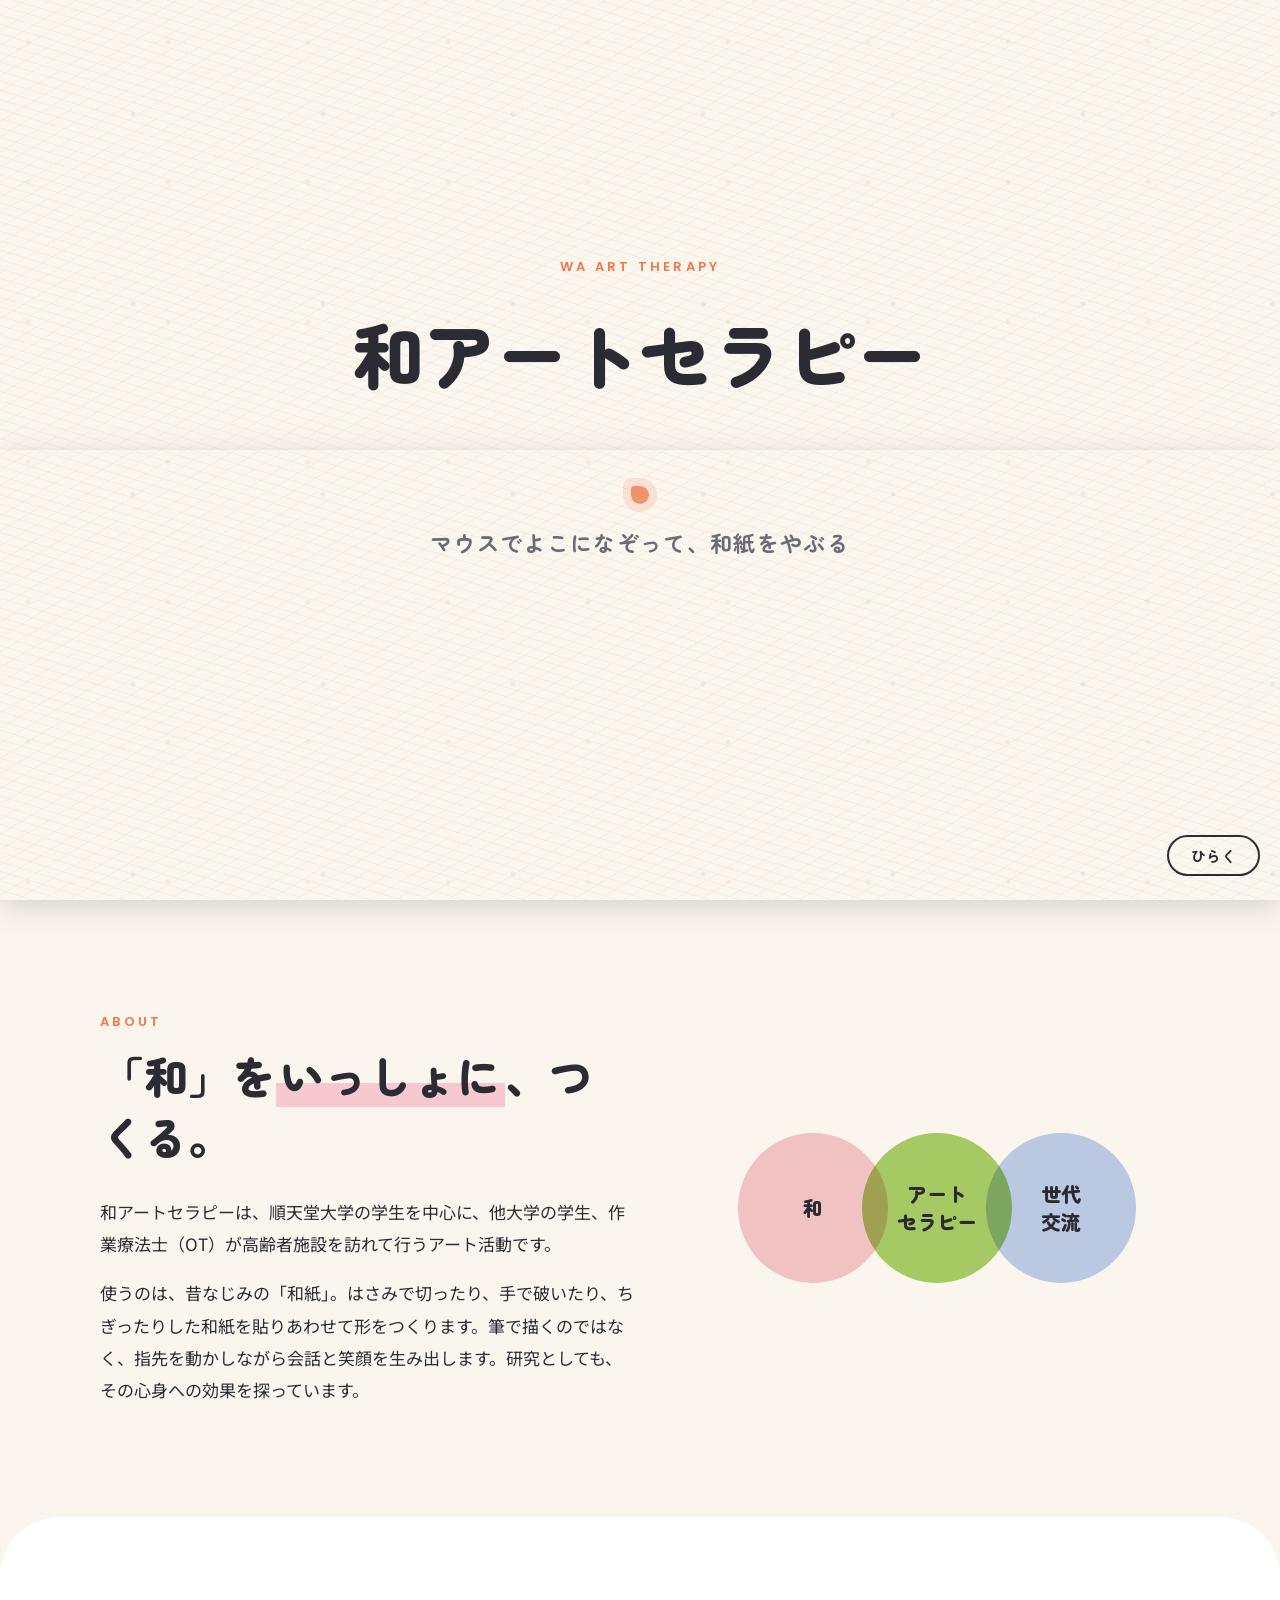
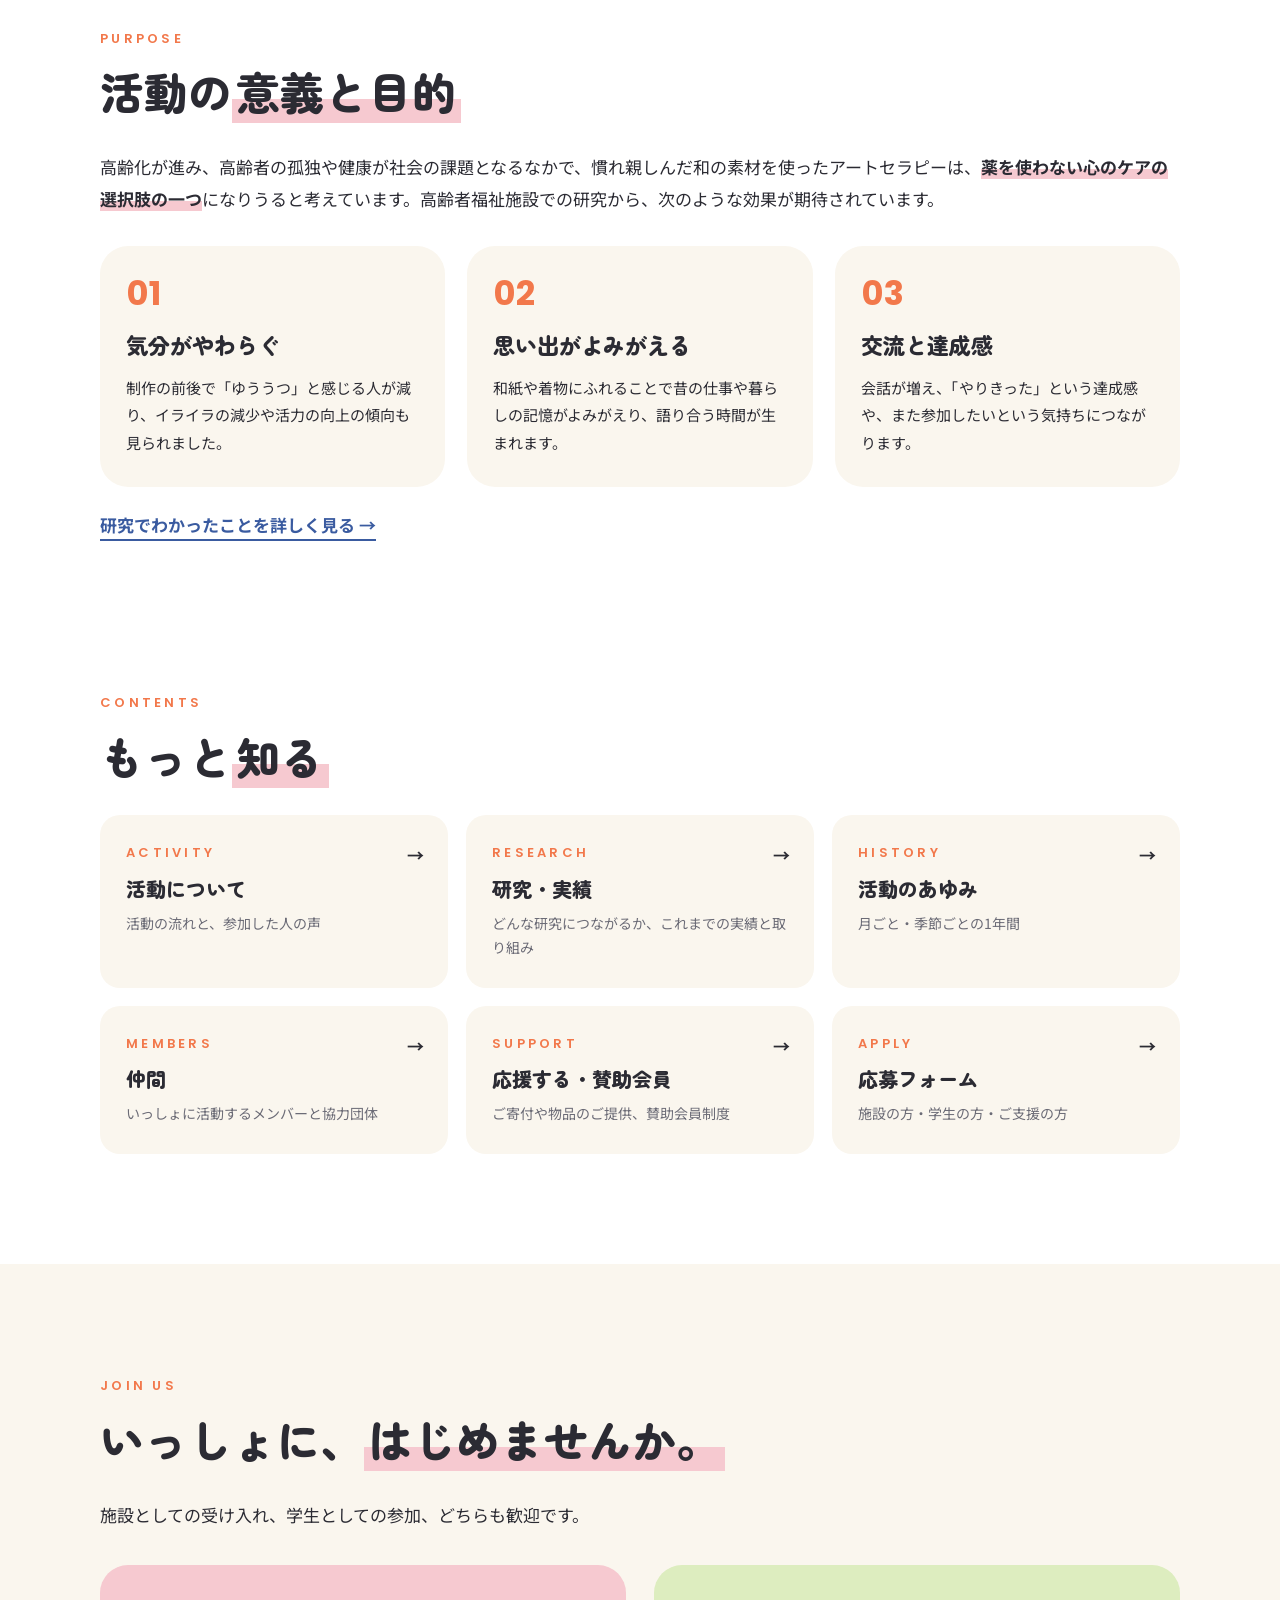
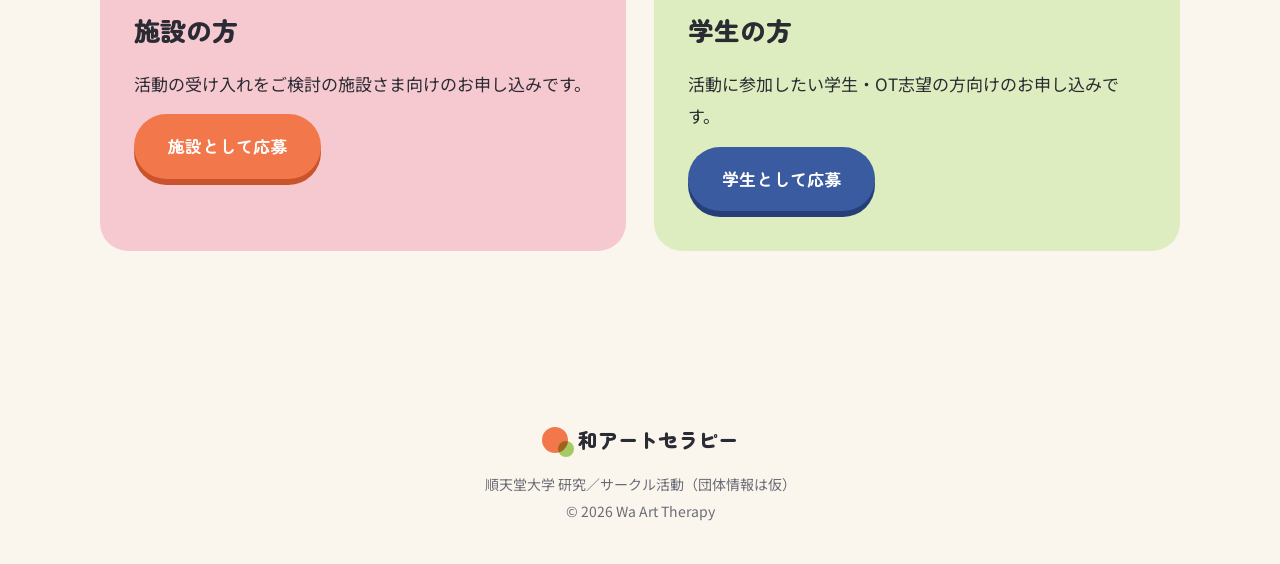
<file: index.html>
<!DOCTYPE html>
<html lang="ja">
<head>
<meta charset="UTF-8">
<meta name="viewport" content="width=device-width, initial-scale=1">
<meta http-equiv="Cache-Control" content="no-cache">
<title>和アートセラピー｜順天堂大学×世代をつなぐアート活動</title>
<meta name="description" content="順天堂大学の学生と他大学の学生、OTが高齢者施設を訪れ、和紙をちぎり・切り・貼って形づくる活動「和アートセラピー」。">
<link rel="preconnect" href="https://fonts.googleapis.com">
<link rel="preconnect" href="https://fonts.gstatic.com" crossorigin>
<link href="https://fonts.googleapis.com/css2?family=Noto+Sans+JP:wght@400;500;700&family=Poppins:wght@600;700&family=Zen+Maru+Gothic:wght@500;700;900&display=swap" rel="stylesheet">
<link rel="stylesheet" href="style.css?v=7">
</head>
<body>

<!-- 最初の画面：和紙をやぶって開く -->
<div class="washi" id="washi" role="dialog" aria-label="オープニング" tabindex="0">
  <div class="w-top"><div class="w-piece"><div class="w-title"><span class="en">Wa Art Therapy</span><b>和アートセラピー</b></div></div></div>
  <div class="w-bottom"><div class="w-piece"><p class="w-hint"><span class="w-finger" aria-hidden="true"></span><span class="for-touch">指でよこになぞって、和紙をやぶる</span><span class="for-mouse">マウスでよこになぞって、和紙をやぶる</span></p></div></div>
  <svg class="w-crease" aria-hidden="true"><polyline points="" /></svg>
  <button class="w-skip" type="button">ひらく</button>
</div>

<header>
  <div class="container nav">
    <a href="index.html" class="logo"><i></i>和アートセラピー</a>
    <div class="nav-right">
      <a href="apply.html" class="btn small">応募する</a>
      <button class="menu-btn" aria-label="メニューを開く" aria-expanded="false" aria-controls="menu"><span></span><span></span><span></span></button>
    </div>
  </div>
  <nav class="menu" id="menu">
    <ul class="container">
      <li><a href="index.html" aria-current="page">トップ</a></li>
      <li><a href="activity.html">活動について</a></li>
      <li><a href="research.html">研究・実績</a></li>
      <li><a href="history.html">活動のあゆみ</a></li>
      <li><a href="members.html">仲間</a></li>
      <li><a href="support.html">応援する・賛助会員</a></li>
      <li><a href="apply.html">応募フォーム</a></li>
    </ul>
  </nav>
</header>

<main id="top">

<!-- 1. First view -->
<section class="hero">
  <div class="blob b1"></div>
  <div class="blob b2"></div>
  <div class="blob b3"></div>
  <svg class="stroke" viewBox="0 0 420 120" fill="none" aria-hidden="true">
    <path d="M10 80 C 80 20, 140 110, 210 60 S 340 20, 410 70" stroke="#F2784B" stroke-width="14" stroke-linecap="round" opacity=".85"/>
  </svg>
  <div class="container">
    <span class="en">Juntendo University × Wa Art Therapy</span>
    <h1>
      <span class="c1">ちぎって</span>、貼って、<br>
      心が<span class="c2">ほどける</span>。
    </h1>
    <p class="lead">学生とOTが高齢者施設へ。和紙を自分の手でちぎり、切り、貼りあわせて形にする時間が、世代をこえた笑顔を生みます。</p>
    <div class="cta">
      <a href="apply.html" class="btn">施設・学生の応募はこちら</a>
      <a href="#about" class="btn ghost">活動を知る</a>
    </div>
  </div>
</section>

<!-- 2. About -->
<section class="about" id="about">
  <div class="container about-grid">
    <div class="fade">
      <span class="en">About</span>
      <h2>「和」を<span class="mark">いっしょに</span>、つくる。</h2>
      <p>和アートセラピーは、順天堂大学の学生を中心に、他大学の学生、作業療法士（OT）が高齢者施設を訪れて行うアート活動です。</p>
      <p>使うのは、昔なじみの「和紙」。はさみで切ったり、手で破いたり、ちぎったりした和紙を貼りあわせて形をつくります。筆で描くのではなく、指先を動かしながら会話と笑顔を生み出します。研究としても、その心身への効果を探っています。</p>
    </div>
    <div class="formula fade" aria-label="和 × アートセラピー × 世代交流">
      <div class="circle a">和</div>
      <div class="circle b">アート<br>セラピー</div>
      <div class="circle c">世代<br>交流</div>
    </div>
  </div>
</section>

<!-- 活動の意義・目的 -->
<section class="purpose" id="purpose">
  <div class="container">
    <span class="en">Purpose</span>
    <h2 class="fade">活動の<span class="mark">意義と目的</span></h2>
    <p class="fade">高齢化が進み、高齢者の孤独や健康が社会の課題となるなかで、慣れ親しんだ和の素材を使ったアートセラピーは、<b>薬を使わない心のケアの選択肢の一つ</b>になりうると考えています。高齢者福祉施設での研究から、次のような効果が期待されています。</p>
    <div class="purpose-grid">
      <div class="purpose-card fade"><span class="num">01</span><h3>気分がやわらぐ</h3><p>制作の前後で「ゆううつ」と感じる人が減り、イライラの減少や活力の向上の傾向も見られました。</p></div>
      <div class="purpose-card fade"><span class="num">02</span><h3>思い出がよみがえる</h3><p>和紙や着物にふれることで昔の仕事や暮らしの記憶がよみがえり、語り合う時間が生まれます。</p></div>
      <div class="purpose-card fade"><span class="num">03</span><h3>交流と達成感</h3><p>会話が増え、「やりきった」という達成感や、また参加したいという気持ちにつながります。</p></div>
    </div>
    <p class="fade" style="margin-top:22px"><a href="research.html" class="text-link">研究でわかったことを詳しく見る →</a></p>
  </div>
</section>

<!-- ページ案内 -->
<section class="guide">
  <div class="container">
    <span class="en">Contents</span>
    <h2 class="fade">もっと<span class="mark">知る</span></h2>
    <div class="guide-grid">
      <a class="guide-card fade" href="activity.html"><span class="en">Activity</span><h3>活動について</h3><p>活動の流れと、参加した人の声</p></a>
      <a class="guide-card fade" href="research.html"><span class="en">Research</span><h3>研究・実績</h3><p>どんな研究につながるか、これまでの実績と取り組み</p></a>
      <a class="guide-card fade" href="history.html"><span class="en">History</span><h3>活動のあゆみ</h3><p>月ごと・季節ごとの1年間</p></a>
      <a class="guide-card fade" href="members.html"><span class="en">Members</span><h3>仲間</h3><p>いっしょに活動するメンバーと協力団体</p></a>
      <a class="guide-card fade" href="support.html"><span class="en">Support</span><h3>応援する・賛助会員</h3><p>ご寄付や物品のご提供、賛助会員制度</p></a>
      <a class="guide-card fade" href="apply.html"><span class="en">Apply</span><h3>応募フォーム</h3><p>施設の方・学生の方・ご支援の方</p></a>
    </div>
  </div>
</section>

<!-- 7. Contact -->
<section class="contact" id="contact">
  <div class="container">
    <span class="en">Join Us</span>
    <h2 class="fade">いっしょに、<span class="mark">はじめませんか。</span></h2>
    <p class="fade">施設としての受け入れ、学生としての参加、どちらも歓迎です。</p>
    <div class="contact-grid">
      <div class="apply-card fac fade">
        <h3>施設の方</h3>
        <p>活動の受け入れをご検討の施設さま向けのお申し込みです。</p>
        <a href="apply.html#facility" class="btn">施設として応募</a>
      </div>
      <div class="apply-card you fade">
        <h3>学生の方</h3>
        <p>活動に参加したい学生・OT志望の方向けのお申し込みです。</p>
        <a href="apply.html#student" class="btn indigo">学生として応募</a>
      </div>
    </div>
  </div>
</section>

</main>

<footer>
  <div class="container">
    <div class="logo"><i></i>和アートセラピー</div>
    <p>順天堂大学 研究／サークル活動（団体情報は仮）</p>
    <p>© 2026 Wa Art Therapy</p>
  </div>
</footer>

<script>
const io = new IntersectionObserver((es) => {
  es.forEach(e => { if (e.isIntersecting) { e.target.classList.add('in'); io.unobserve(e.target); } });
}, { threshold: .15 });
document.querySelectorAll('.fade').forEach(el => io.observe(el));
</script>
<script src="menu.js?v=4"></script>
<script src="motion.js?v=4"></script>
</body>
</html>
</file>
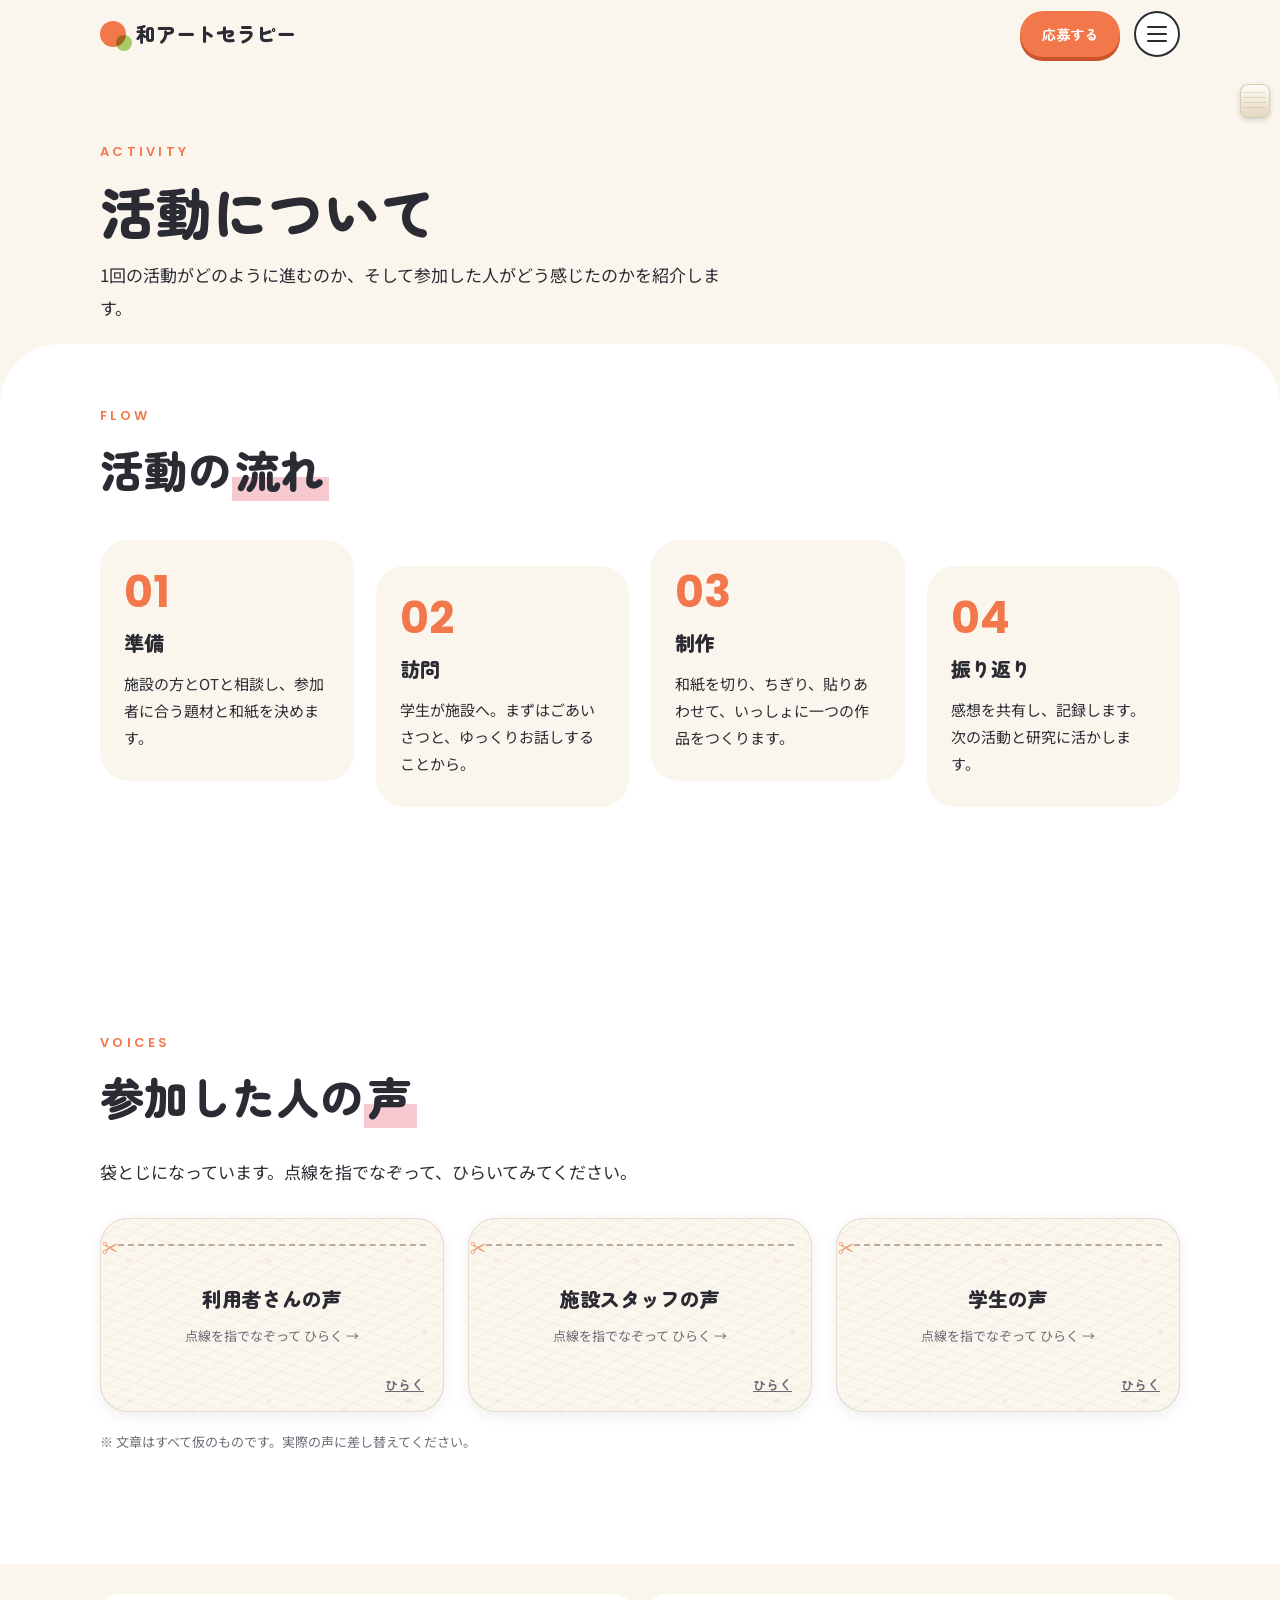
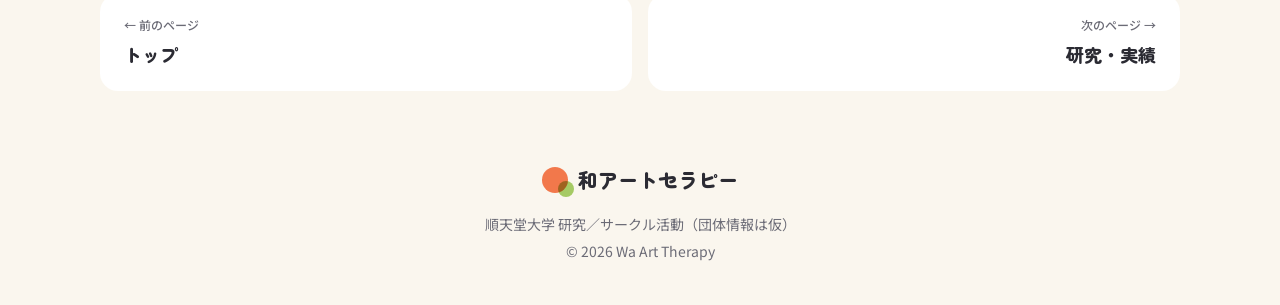
<file: activity.html>
<!DOCTYPE html>
<html lang="ja">
<head>
<meta charset="UTF-8">
<meta name="viewport" content="width=device-width, initial-scale=1">
<meta http-equiv="Cache-Control" content="no-cache">
<title>活動について｜和アートセラピー</title>
<meta name="description" content="和アートセラピーの活動の流れと、参加した人の声。">
<link rel="preconnect" href="https://fonts.googleapis.com">
<link rel="preconnect" href="https://fonts.gstatic.com" crossorigin>
<link href="https://fonts.googleapis.com/css2?family=Noto+Sans+JP:wght@400;500;700&family=Poppins:wght@600;700&family=Zen+Maru+Gothic:wght@500;700;900&display=swap" rel="stylesheet">
<link rel="stylesheet" href="style.css?v=7">
</head>
<body>
<header>
  <div class="container nav">
    <a href="index.html" class="logo"><i></i>和アートセラピー</a>
    <div class="nav-right">
      <a href="apply.html" class="btn small">応募する</a>
      <button class="menu-btn" aria-label="メニューを開く" aria-expanded="false" aria-controls="menu"><span></span><span></span><span></span></button>
    </div>
  </div>
  <nav class="menu" id="menu">
    <ul class="container">
      <li><a href="index.html">トップ</a></li>
      <li><a href="activity.html" aria-current="page">活動について</a></li>
      <li><a href="research.html">研究・実績</a></li>
      <li><a href="history.html">活動のあゆみ</a></li>
      <li><a href="members.html">仲間</a></li>
      <li><a href="support.html">応援する・賛助会員</a></li>
      <li><a href="apply.html">応募フォーム</a></li>
    </ul>
  </nav>
</header>

<main>
  <section class="page-hero">
    <div class="container">
      <span class="en">Activity</span>
      <h1>活動について</h1>
      <p>1回の活動がどのように進むのか、そして参加した人がどう感じたのかを紹介します。</p>
    </div>
  </section>
<!-- 3. Flow -->
<section class="flow" id="flow">
  <div class="container">
    <span class="en">Flow</span>
    <h2 class="fade">活動の<span class="mark">流れ</span></h2>
    <div class="steps">
      <div class="step fade"><div class="num">01</div><h3>準備</h3><p>施設の方とOTと相談し、参加者に合う題材と和紙を決めます。</p></div>
      <div class="step fade"><div class="num">02</div><h3>訪問</h3><p>学生が施設へ。まずはごあいさつと、ゆっくりお話しすることから。</p></div>
      <div class="step fade"><div class="num">03</div><h3>制作</h3><p>和紙を切り、ちぎり、貼りあわせて、いっしょに一つの作品をつくります。</p></div>
      <div class="step fade"><div class="num">04</div><h3>振り返り</h3><p>感想を共有し、記録します。次の活動と研究に活かします。</p></div>
    </div>
  </div>
</section>

<!-- 4. Voices -->
<section class="voices" id="voices">
  <div class="container">
    <span class="en">Voices</span>
    <h2 class="fade">参加した人の<span class="mark">声</span></h2>
    <p class="fade">袋とじになっています。点線を指でなぞって、ひらいてみてください。</p>
    <div class="cards">
      <div class="card fade fukuro" data-label="利用者さんの声">「若い人と話しながら手を動かすのが、こんなに楽しいとは思わなかった。」<div class="who">施設利用者さま（仮）</div></div>
      <div class="card fade fukuro" data-label="施設スタッフの声">「普段あまり話さない方が、制作中は笑顔で話してくださいました。」<div class="who">施設スタッフ（仮）</div></div>
      <div class="card fade fukuro" data-label="学生の声">「作品を通して、一人ひとりの人生に触れられた気がします。」<div class="who">参加学生（仮）</div></div>
    </div>
    <p class="note">※ 文章はすべて仮のものです。実際の声に差し替えてください。</p>
  </div>
</section>

</main>

<nav class="pager container" aria-label="ページ移動"><a class="pn prev" href="index.html"><small>前のページ</small>トップ</a><a class="pn next" href="research.html"><small>次のページ</small>研究・実績</a></nav>

<footer>
  <div class="container">
    <div class="logo"><i></i>和アートセラピー</div>
    <p>順天堂大学 研究／サークル活動（団体情報は仮）</p>
    <p>© 2026 Wa Art Therapy</p>
  </div>
</footer>

<script>

const io = new IntersectionObserver((es) => {
  es.forEach(e => { if (e.isIntersecting) { e.target.classList.add('in'); io.unobserve(e.target); } });
}, { threshold: .15 });
document.querySelectorAll('.fade').forEach(el => io.observe(el));
</script>
<script src="menu.js?v=4"></script>
<script src="motion.js?v=4"></script>
</body>
</html>
</file>
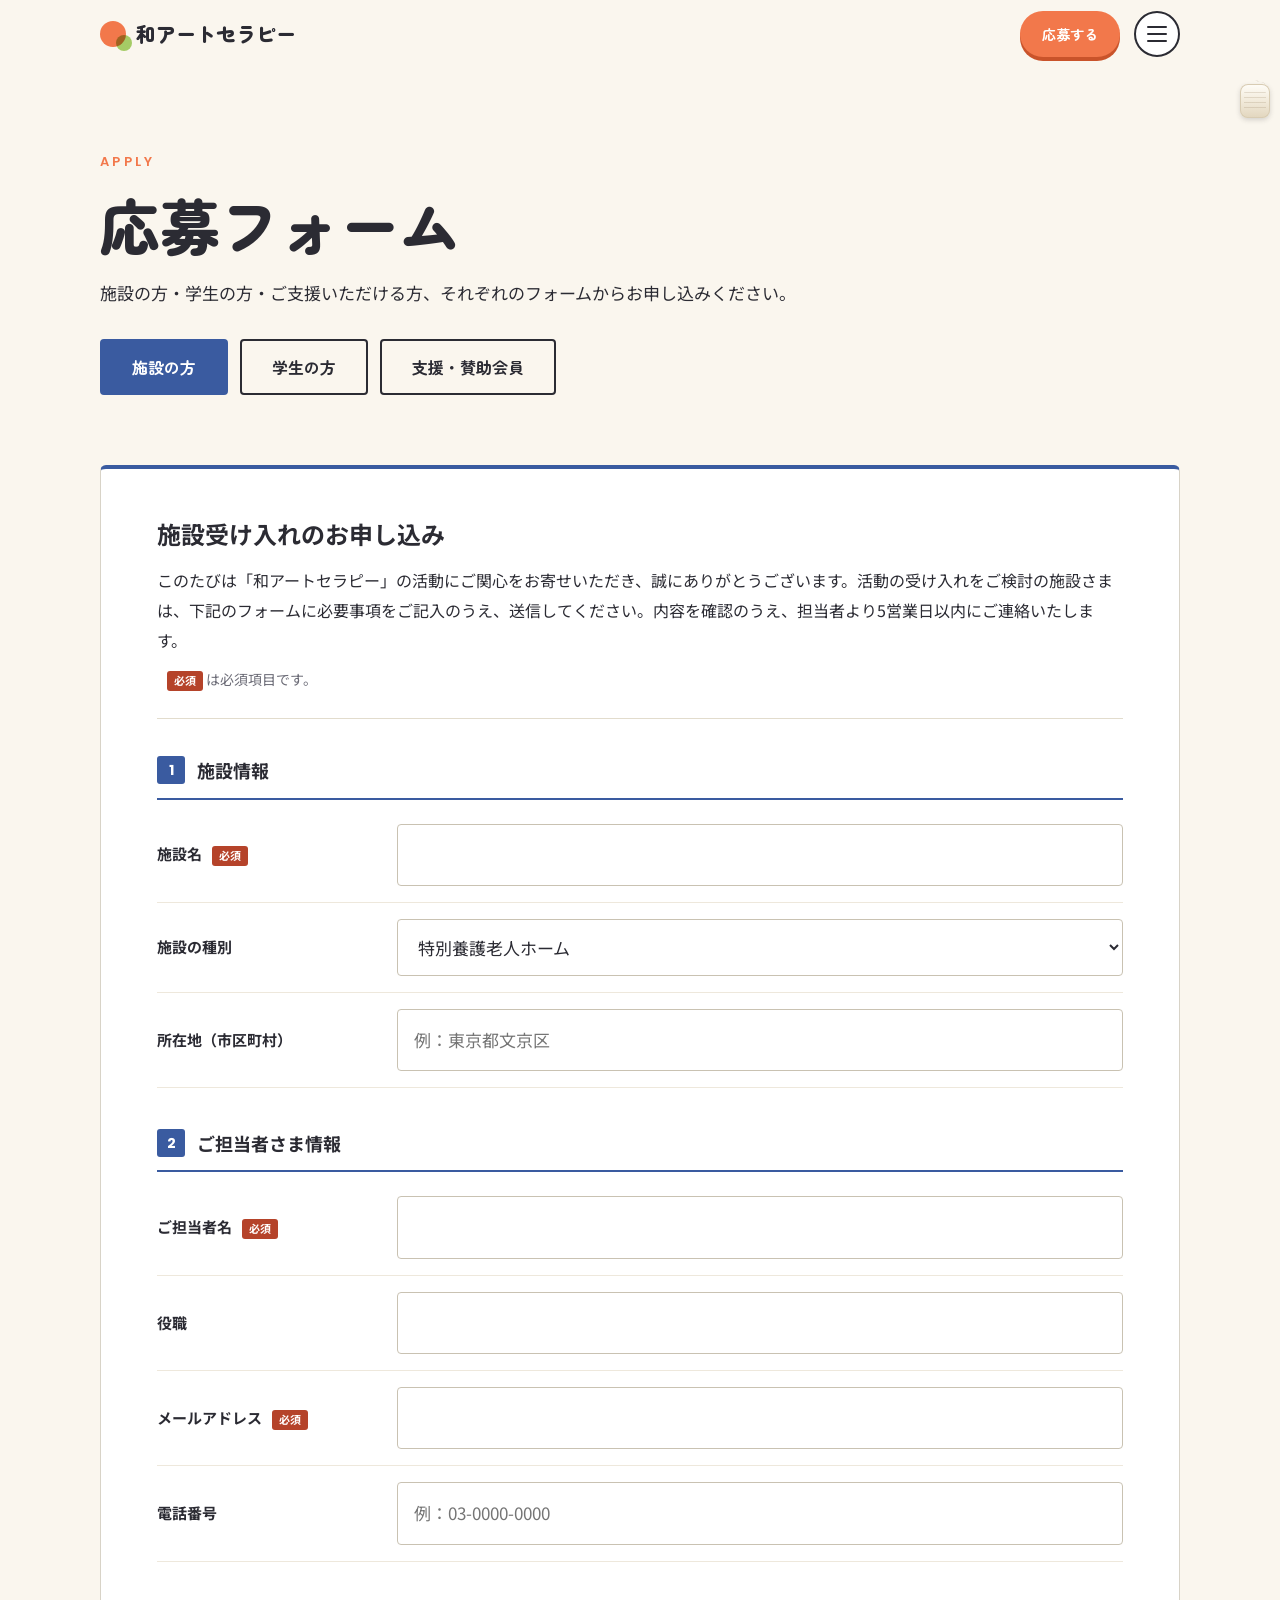
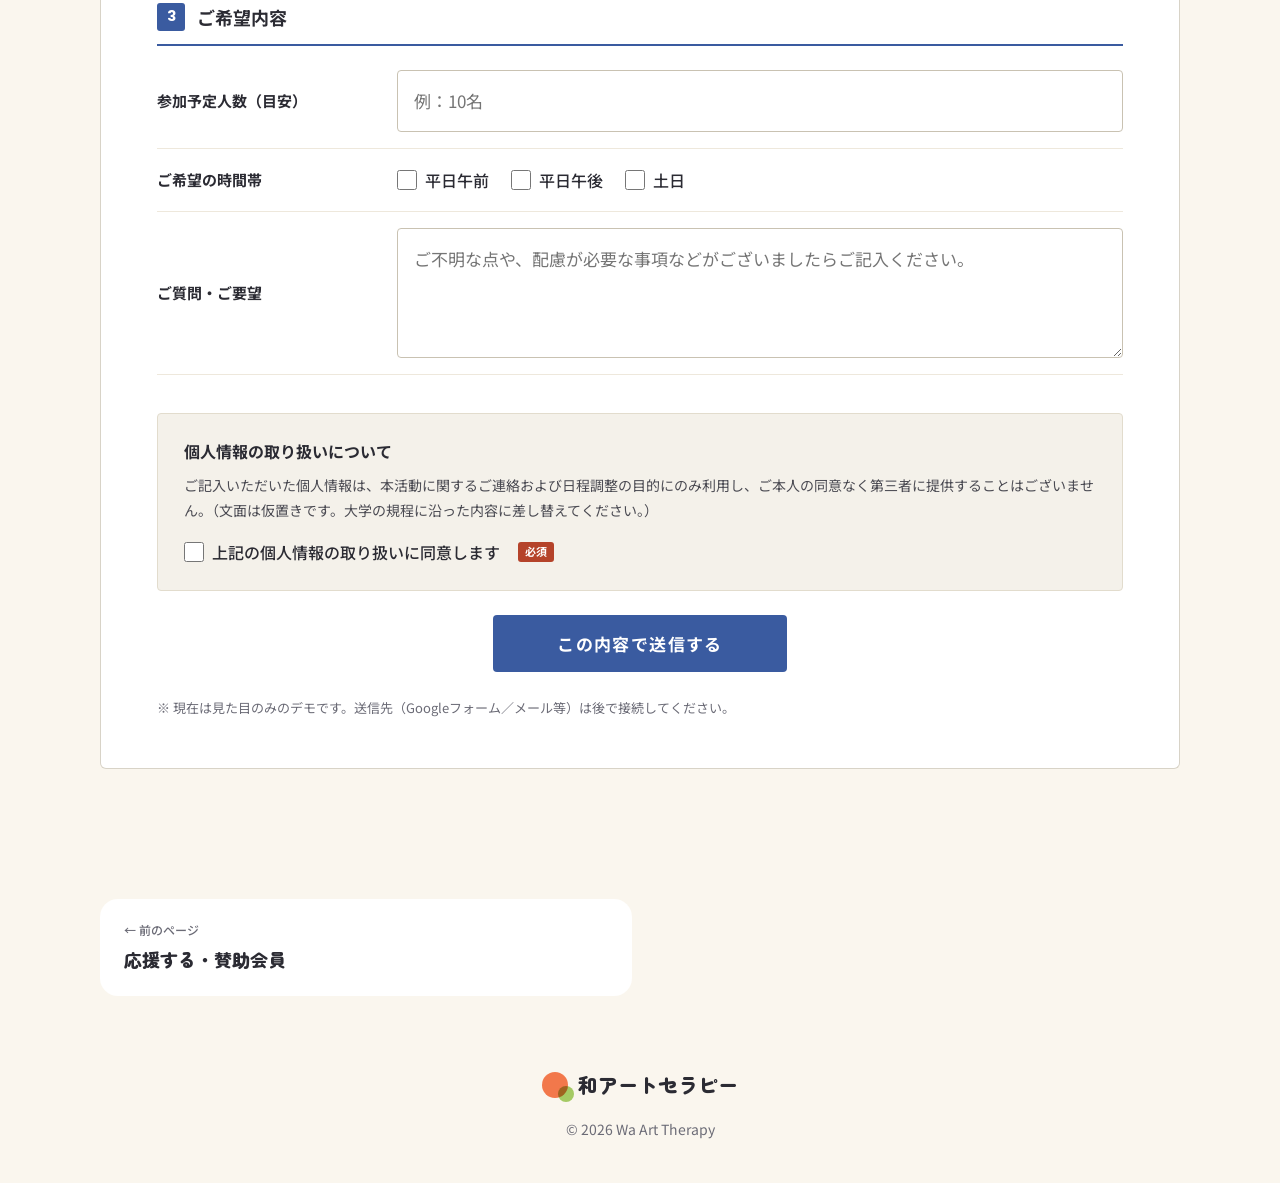
<file: apply.html>
<!DOCTYPE html>
<html lang="ja">
<head>
<meta charset="UTF-8">
<meta name="viewport" content="width=device-width, initial-scale=1">
<meta http-equiv="Cache-Control" content="no-cache">
<title>応募フォーム｜和アートセラピー</title>
<link rel="preconnect" href="https://fonts.googleapis.com">
<link rel="preconnect" href="https://fonts.gstatic.com" crossorigin>
<link href="https://fonts.googleapis.com/css2?family=Noto+Sans+JP:wght@400;500;700&family=Poppins:wght@600;700&family=Zen+Maru+Gothic:wght@500;700;900&display=swap" rel="stylesheet">
<link rel="stylesheet" href="style.css?v=7">
</head>
<body>

<header>
  <div class="container nav">
    <a href="index.html" class="logo"><i></i>和アートセラピー</a>
    <div class="nav-right">
      <a href="apply.html" class="btn small">応募する</a>
      <button class="menu-btn" aria-label="メニューを開く" aria-expanded="false" aria-controls="menu"><span></span><span></span><span></span></button>
    </div>
  </div>
  <nav class="menu" id="menu">
    <ul class="container">
      <li><a href="index.html">トップ</a></li>
      <li><a href="activity.html">活動について</a></li>
      <li><a href="research.html">研究・実績</a></li>
      <li><a href="history.html">活動のあゆみ</a></li>
      <li><a href="members.html">仲間</a></li>
      <li><a href="support.html">応援する・賛助会員</a></li>
      <li><a href="apply.html" aria-current="page">応募フォーム</a></li>
    </ul>
  </nav>
</header>

<main>
  <section class="apply-hero">
    <div class="container">
      <span class="en">Apply</span>
      <h1>応募フォーム</h1>
      <p style="margin-top:14px">施設の方・学生の方・ご支援いただける方、それぞれのフォームからお申し込みください。</p>
      <div class="tabs" role="tablist">
        <button class="tab active" data-target="facility" role="tab">施設の方</button>
        <button class="tab" data-target="student" role="tab">学生の方</button>
        <button class="tab" data-target="support" role="tab">支援・賛助会員</button>
      </div>
    </div>
  </section>

  <div class="container">
    <div class="form-wrap">

      <!-- Facility -->
      <form class="panel active formal" id="facility">
        <div class="field formal-intro">
          <h2 class="formal-title">施設受け入れのお申し込み</h2>
          <p>このたびは「和アートセラピー」の活動にご関心をお寄せいただき、誠にありがとうございます。活動の受け入れをご検討の施設さまは、下記のフォームに必要事項をご記入のうえ、送信してください。内容を確認のうえ、担当者より5営業日以内にご連絡いたします。</p>
          <p class="req-note"><span class="req">必須</span> は必須項目です。</p>
        </div>

        <fieldset class="field">
          <legend><span>1</span>施設情報</legend>
          <div class="frow"><label>施設名<span class="req">必須</span></label><input type="text" name="facility_name" required></div>
          <div class="frow"><label>施設の種別</label>
            <select name="type"><option>特別養護老人ホーム</option><option>介護老人保健施設</option><option>デイサービス</option><option>有料老人ホーム</option><option>その他</option></select>
          </div>
          <div class="frow"><label>所在地（市区町村）</label><input type="text" name="area" placeholder="例：東京都文京区"></div>
        </fieldset>

        <fieldset class="field">
          <legend><span>2</span>ご担当者さま情報</legend>
          <div class="frow"><label>ご担当者名<span class="req">必須</span></label><input type="text" name="contact_name" required></div>
          <div class="frow"><label>役職</label><input type="text" name="role"></div>
          <div class="frow"><label>メールアドレス<span class="req">必須</span></label><input type="email" name="email" required></div>
          <div class="frow"><label>電話番号</label><input type="tel" name="tel" placeholder="例：03-0000-0000"></div>
        </fieldset>

        <fieldset class="field">
          <legend><span>3</span>ご希望内容</legend>
          <div class="frow"><label>参加予定人数（目安）</label><input type="text" name="people" placeholder="例：10名"></div>
          <div class="frow"><label>ご希望の時間帯</label>
            <div class="checks">
              <label><input type="checkbox"> 平日午前</label><label><input type="checkbox"> 平日午後</label><label><input type="checkbox"> 土日</label>
            </div>
          </div>
          <div class="frow"><label>ご質問・ご要望</label><textarea name="message" placeholder="ご不明な点や、配慮が必要な事項などがございましたらご記入ください。"></textarea></div>
        </fieldset>

        <div class="field privacy">
          <h3>個人情報の取り扱いについて</h3>
          <p>ご記入いただいた個人情報は、本活動に関するご連絡および日程調整の目的にのみ利用し、ご本人の同意なく第三者に提供することはございません。（文面は仮置きです。大学の規程に沿った内容に差し替えてください。）</p>
          <div class="checks"><label><input type="checkbox" required> 上記の個人情報の取り扱いに同意します<span class="req">必須</span></label></div>
        </div>
        <div class="field submit-row"><button class="btn formal-btn" type="submit">この内容で送信する</button></div>
        <div class="thanks"><h3>お申し込みを受け付けました</h3><p>このたびはお申し込みいただき、誠にありがとうございます。<br>内容を確認のうえ、担当者より改めてご連絡いたします。</p></div>
      </form>

      <!-- Student -->
      <form class="panel" id="student">
        <div class="row2">
          <div class="field"><label>お名前<small>必須</small></label><input type="text" name="name" required></div>
          <div class="field"><label>ふりがな</label><input type="text" name="kana"></div>
        </div>
        <div class="row2">
          <div class="field"><label>大学・学部<small>必須</small></label><input type="text" name="univ" required></div>
          <div class="field"><label>学年</label>
            <select name="grade"><option>1年</option><option>2年</option><option>3年</option><option>4年</option><option>大学院</option><option>その他</option></select>
          </div>
        </div>
        <div class="row2">
          <div class="field"><label>メールアドレス<small>必須</small></label><input type="email" name="email" required></div>
          <div class="field"><label>電話番号</label><input type="tel" name="tel"></div>
        </div>
        <div class="field"><label>関わり方（複数可）</label>
          <div class="checks">
            <label><input type="checkbox"> 施設訪問</label><label><input type="checkbox"> 企画・準備</label><label><input type="checkbox"> デザイン・制作</label><label><input type="checkbox"> 研究・記録</label><label><input type="checkbox"> 広報</label>
          </div>
        </div>
        <div class="field"><label>参加したい理由・自己紹介</label><textarea name="motive"></textarea></div>
        <div class="field"><div class="checks"><label><input type="checkbox" required> 個人情報の取り扱いに同意します</label></div></div>
        <button class="btn indigo" type="submit">学生として応募する</button>
        <div class="thanks"><h3>ありがとうございます。</h3><p>内容を確認のうえ、担当よりご連絡します。</p></div>
      </form>

      <!-- Support -->
      <form class="panel" id="support">
        <div class="field"><label>ご支援の種類<small>必須</small></label>
          <select name="support_type" required>
            <option value="">選択してください</option>
            <option>賛助会員（個人）</option><option>賛助会員（学生）</option><option>賛助会員（法人・団体）</option>
            <option>ご寄付（一回）</option><option>物品のご提供</option><option>その他・相談したい</option>
          </select>
        </div>
        <div class="row2">
          <div class="field"><label>お名前・団体名<small>必須</small></label><input type="text" name="name" required></div>
          <div class="field"><label>口数（賛助会員の方・最大10口）</label><select name="units">
            <option value="">—（賛助会員以外）</option>
            <option>1口</option><option>2口</option><option>3口</option><option>4口</option><option>5口</option>
            <option>6口</option><option>7口</option><option>8口</option><option>9口</option><option>10口</option>
          </select></div>
        </div>
        <div class="row2">
          <div class="field"><label>メールアドレス<small>必須</small></label><input type="email" name="email" required></div>
          <div class="field"><label>電話番号</label><input type="tel" name="tel"></div>
        </div>
        <div class="field"><label>活動報告の送付先（ご住所）</label><input type="text" name="address"></div>
        <div class="field"><label>サイトへのお名前掲載</label>
          <div class="checks"><label><input type="radio" name="listing" value="yes"> 希望する</label><label><input type="radio" name="listing" value="no" checked> 希望しない</label></div>
        </div>
        <div class="field"><label>メッセージ・ご提供いただける物品など</label><textarea name="message"></textarea></div>
        <div class="field"><div class="checks"><label><input type="checkbox" required> 個人情報の取り扱いに同意します</label></div></div>
        <button class="btn" type="submit">支援を申し込む</button>
        <div class="thanks"><h3>温かいご支援をありがとうございます。</h3><p>お支払い方法などの詳細は、担当よりメールでご案内します。</p></div>
      </form>

      <p class="note">※ 現在は見た目のみのデモです。送信先（Googleフォーム／メール等）は後で接続してください。</p>
    </div>
  </div>
</main>

<nav class="pager container" aria-label="ページ移動"><a class="pn prev" href="support.html"><small>前のページ</small>応援する・賛助会員</a><span></span></nav>

<footer>
  <div class="container">
    <div class="logo"><i></i>和アートセラピー</div>
    <p>© 2026 Wa Art Therapy</p>
  </div>
</footer>

<script>
const tabs = document.querySelectorAll('.tab');
const panels = document.querySelectorAll('form.panel');
function show(id) {
  if (!document.getElementById(id)) id = 'facility';
  tabs.forEach(t => t.classList.toggle('active', t.dataset.target === id));
  panels.forEach(p => p.classList.toggle('active', p.id === id));
  document.body.classList.toggle('is-formal', id === 'facility');
}
tabs.forEach(t => t.addEventListener('click', () => { show(t.dataset.target); history.replaceState(null, '', '#' + t.dataset.target); }));
show(location.hash.replace('#', ''));
window.addEventListener('hashchange', () => show(location.hash.replace('#', '')));

panels.forEach(p => p.addEventListener('submit', e => {
  e.preventDefault();
  p.querySelectorAll('.field, button[type=submit]').forEach(el => el.style.display = 'none');
  p.querySelector('.thanks').style.display = 'block';
  window.scrollTo({ top: 0, behavior: 'smooth' });
}));
</script>
<script src="menu.js?v=4"></script>
<script src="motion.js?v=4"></script>
</body>
</html>
</file>
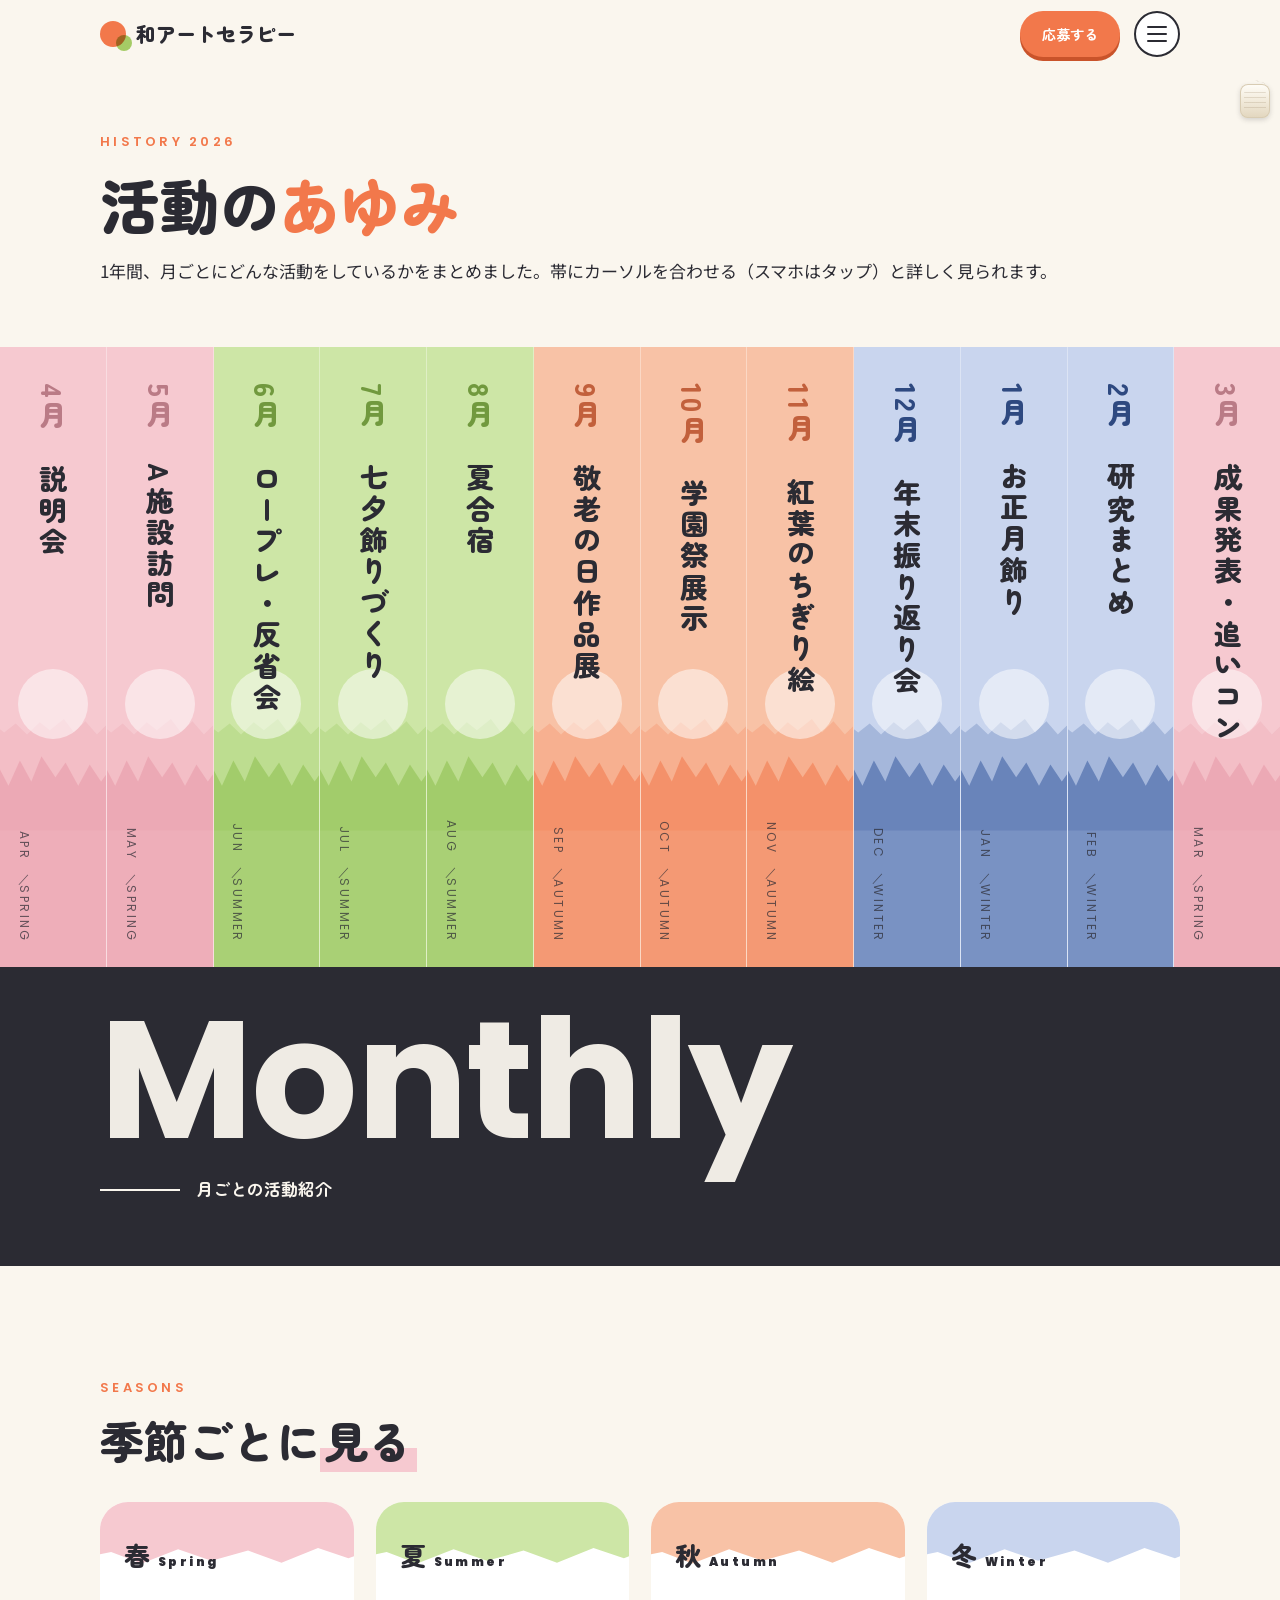
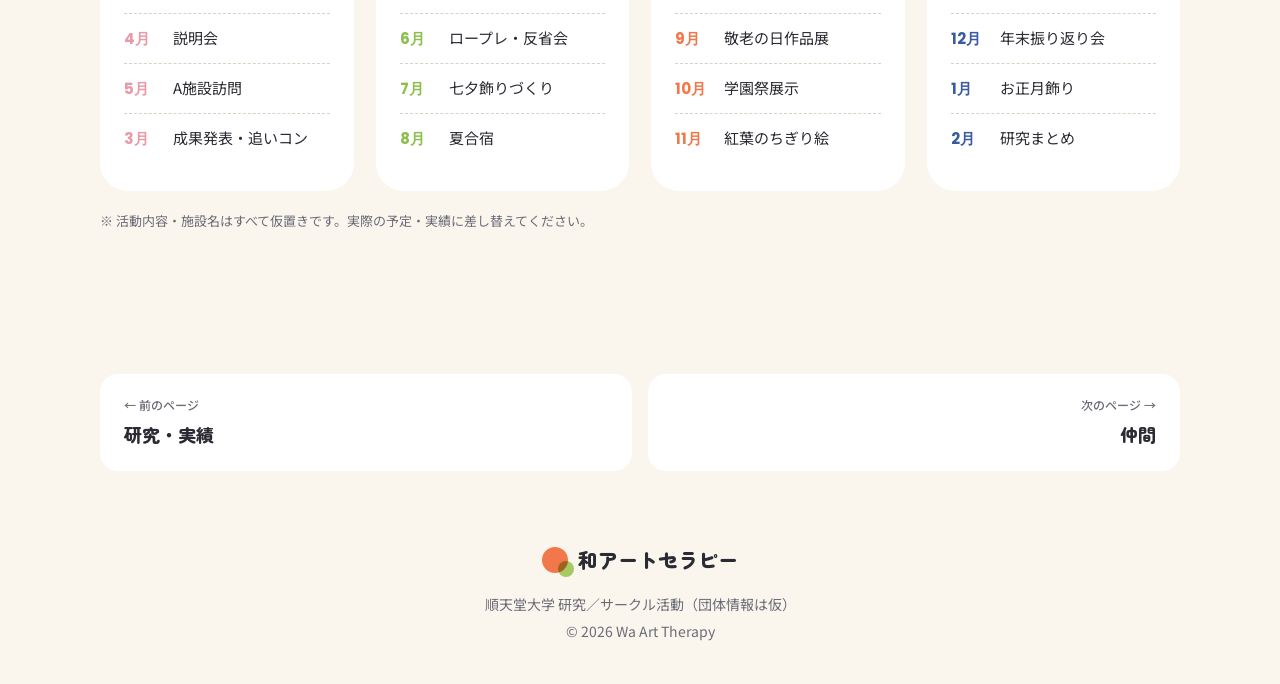
<file: history.html>
<!DOCTYPE html>
<html lang="ja">
<head>
<meta charset="UTF-8">
<meta name="viewport" content="width=device-width, initial-scale=1">
<meta http-equiv="Cache-Control" content="no-cache">
<title>活動のあゆみ｜和アートセラピー</title>
<meta name="description" content="和アートセラピーの1年間の活動履歴。月ごと・季節ごとの取り組みを紹介します。">
<link rel="preconnect" href="https://fonts.googleapis.com">
<link rel="preconnect" href="https://fonts.gstatic.com" crossorigin>
<link href="https://fonts.googleapis.com/css2?family=Noto+Sans+JP:wght@400;500;700&family=Poppins:wght@600;700&family=Zen+Maru+Gothic:wght@500;700;900&display=swap" rel="stylesheet">
<link rel="stylesheet" href="style.css?v=7">
</head>
<body>

<header>
  <div class="container nav">
    <a href="index.html" class="logo"><i></i>和アートセラピー</a>
    <div class="nav-right">
      <a href="apply.html" class="btn small">応募する</a>
      <button class="menu-btn" aria-label="メニューを開く" aria-expanded="false" aria-controls="menu"><span></span><span></span><span></span></button>
    </div>
  </div>
  <nav class="menu" id="menu">
    <ul class="container">
      <li><a href="index.html">トップ</a></li>
      <li><a href="activity.html">活動について</a></li>
      <li><a href="research.html">研究・実績</a></li>
      <li><a href="history.html" aria-current="page">活動のあゆみ</a></li>
      <li><a href="members.html">仲間</a></li>
      <li><a href="support.html">応援する・賛助会員</a></li>
      <li><a href="apply.html">応募フォーム</a></li>
    </ul>
  </nav>
</header>

<main>
  <section class="hist-hero">
    <div class="container">
      <span class="en">History 2026</span>
      <h1>活動の<span style="color:var(--persimmon)">あゆみ</span></h1>
      <p>1年間、月ごとにどんな活動をしているかをまとめました。帯にカーソルを合わせる（スマホはタップ）と詳しく見られます。</p>
    </div>
  </section>

  <!-- 月ごとの縦帯 -->
  <div class="strips" id="strips" aria-label="月ごとの活動"></div>

  <div class="hist-word">
    <div class="container">
      <div class="big">Monthly</div>
      <div class="line">月ごとの活動紹介</div>
    </div>
  </div>

  <!-- 季節ごと -->
  <section id="seasons">
    <div class="container">
      <span class="en">Seasons</span>
      <h2>季節ごとに<span class="mark">見る</span></h2>
      <div class="season-list" id="seasonList"></div>
      <p class="note">※ 活動内容・施設名はすべて仮置きです。実際の予定・実績に差し替えてください。</p>
    </div>
  </section>
</main>

<nav class="pager container" aria-label="ページ移動"><a class="pn prev" href="research.html"><small>前のページ</small>研究・実績</a><a class="pn next" href="members.html"><small>次のページ</small>仲間</a></nav>

<footer>
  <div class="container">
    <div class="logo"><i></i>和アートセラピー</div>
    <p>順天堂大学 研究／サークル活動（団体情報は仮）</p>
    <p>© 2026 Wa Art Therapy</p>
  </div>
</footer>

<script>
// ▼ ここを書き換えると、帯と季節一覧の両方が更新されます
const MONTHS = [
  { m: 4,  season: 'spring', title: '説明会',          tag: '新歓',   text: '新メンバー向けの説明会。和紙ちぎりの体験コーナーも。' },
  { m: 5,  season: 'spring', title: 'A施設訪問',       tag: '訪問',   text: '今年度はじめての訪問。和紙で「こいのぼり」を貼りあわせました。' },
  { m: 6,  season: 'summer', title: 'ロープレ・反省会', tag: '交流',   text: '声かけのロールプレイと反省会。メンバー交流会もあわせて実施。' },
  { m: 7,  season: 'summer', title: '七夕飾りづくり',   tag: '訪問',   text: 'B施設で、ちぎった和紙の短冊と天の川をみんなで制作。' },
  { m: 8,  season: 'summer', title: '夏合宿',          tag: '研究',   text: '研究計画の見直しと、秋の題材の試作。' },
  { m: 9,  season: 'autumn', title: '敬老の日作品展',   tag: '展示',   text: '施設のみなさんの作品を、施設のロビーで展示しました。' },
  { m: 10, season: 'autumn', title: '学園祭展示',       tag: '展示',   text: '活動紹介パネルと、来場者向けのちぎり絵体験。' },
  { m: 11, season: 'autumn', title: '紅葉のちぎり絵',   tag: '訪問',   text: 'C施設訪問。赤や黄の和紙を破いて紅葉の山をつくりました。' },
  { m: 12, season: 'winter', title: '年末振り返り会',   tag: '交流',   text: '1年の記録を見返し、OTの先生からフィードバック。' },
  { m: 1,  season: 'winter', title: 'お正月飾り',       tag: '訪問',   text: '和紙を切り貼りして、干支と鏡もちの飾りを制作。' },
  { m: 2,  season: 'winter', title: '研究まとめ',       tag: '研究',   text: '活動記録とアンケートを分析し、報告書にまとめます。' },
  { m: 3,  season: 'spring', title: '成果発表・追いコン', tag: '発表', text: '学内で成果を発表。卒業する先輩を送り出します。' },
];
const SEASONS = {
  spring: { ja: '春', en: 'Spring' },
  summer: { ja: '夏', en: 'Summer' },
  autumn: { ja: '秋', en: 'Autumn' },
  winter: { ja: '冬', en: 'Winter' },
};
const EN = ['', 'Jan', 'Feb', 'Mar', 'Apr', 'May', 'Jun', 'Jul', 'Aug', 'Sep', 'Oct', 'Nov', 'Dec'];

const strips = document.getElementById('strips');
strips.innerHTML = MONTHS.map(d => `
  <article class="strip ${d.season}" tabindex="0">
    <span class="tear t2"></span><span class="tear t1"></span><span class="dot"></span>
    <div class="ttl"><span class="mon">${d.m}月</span>　${d.title}</div>
    <div class="sub">${EN[d.m]} ／ ${SEASONS[d.season].en}</div>
    <div class="detail">
      <span class="tag">${d.tag}</span>
      <h3>${d.m}月：${d.title}</h3>
      <p>${d.text}</p>
    </div>
  </article>`).join('');

strips.querySelectorAll('.strip').forEach(s => {
  const toggle = () => {
    const open = !s.classList.contains('open');
    strips.querySelectorAll('.strip').forEach(x => x.classList.remove('open'));
    s.classList.toggle('open', open);
    strips.classList.toggle('has-open', open);
  };
  s.addEventListener('click', toggle);
  s.addEventListener('keydown', e => { if (e.key === 'Enter' || e.key === ' ') { e.preventDefault(); toggle(); } });
});

document.getElementById('seasonList').innerHTML = Object.entries(SEASONS).map(([key, s]) => `
  <div class="season ${key}">
    <h3>${s.ja}<small>${s.en}</small></h3>
    <ul>${MONTHS.filter(d => d.season === key).map(d => `<li><b>${d.m}月</b>${d.title}</li>`).join('')}</ul>
  </div>`).join('');
</script>
<script src="menu.js?v=4"></script>
<script src="motion.js?v=4"></script>
</body>
</html>
</file>
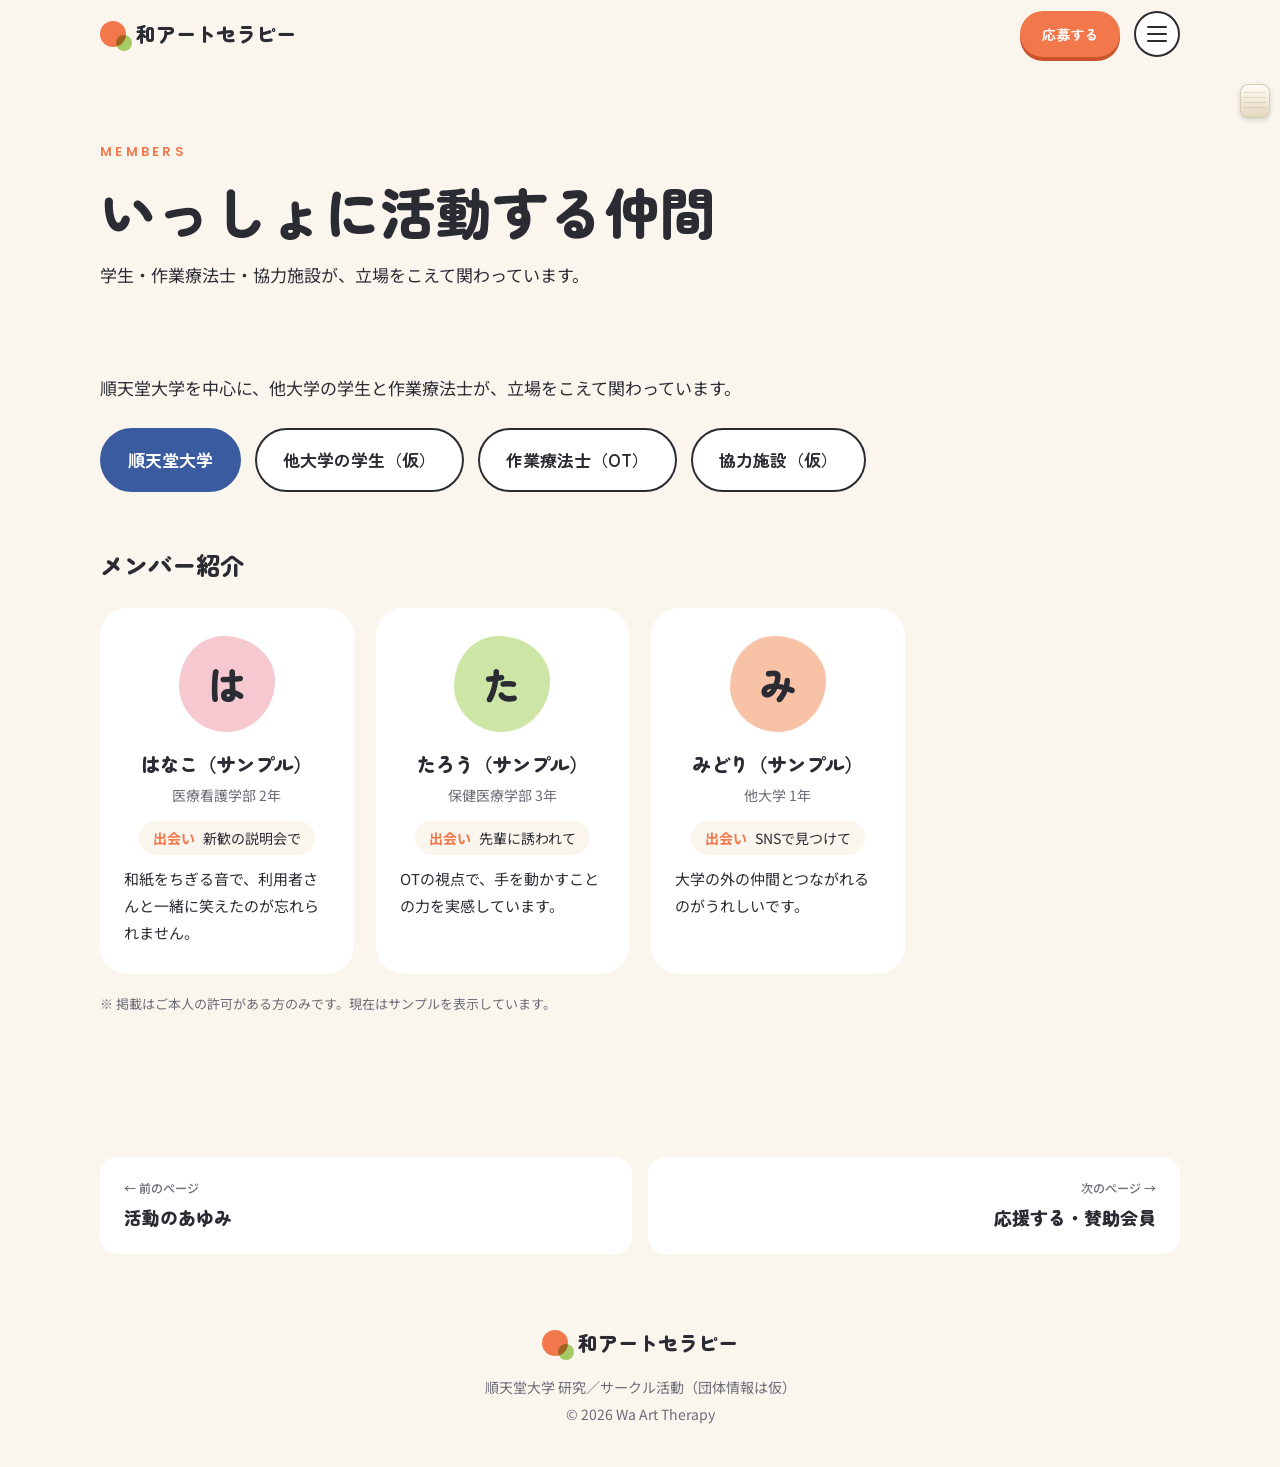
<file: members.html>
<!DOCTYPE html>
<html lang="ja">
<head>
<meta charset="UTF-8">
<meta name="viewport" content="width=device-width, initial-scale=1">
<meta http-equiv="Cache-Control" content="no-cache">
<title>仲間｜和アートセラピー</title>
<meta name="description" content="和アートセラピーでいっしょに活動するメンバーと協力団体。">
<link rel="preconnect" href="https://fonts.googleapis.com">
<link rel="preconnect" href="https://fonts.gstatic.com" crossorigin>
<link href="https://fonts.googleapis.com/css2?family=Noto+Sans+JP:wght@400;500;700&family=Poppins:wght@600;700&family=Zen+Maru+Gothic:wght@500;700;900&display=swap" rel="stylesheet">
<link rel="stylesheet" href="style.css?v=7">
</head>
<body>
<header>
  <div class="container nav">
    <a href="index.html" class="logo"><i></i>和アートセラピー</a>
    <div class="nav-right">
      <a href="apply.html" class="btn small">応募する</a>
      <button class="menu-btn" aria-label="メニューを開く" aria-expanded="false" aria-controls="menu"><span></span><span></span><span></span></button>
    </div>
  </div>
  <nav class="menu" id="menu">
    <ul class="container">
      <li><a href="index.html">トップ</a></li>
      <li><a href="activity.html">活動について</a></li>
      <li><a href="research.html">研究・実績</a></li>
      <li><a href="history.html">活動のあゆみ</a></li>
      <li><a href="members.html" aria-current="page">仲間</a></li>
      <li><a href="support.html">応援する・賛助会員</a></li>
      <li><a href="apply.html">応募フォーム</a></li>
    </ul>
  </nav>
</header>

<main>
  <section class="page-hero">
    <div class="container">
      <span class="en">Members</span>
      <h1>いっしょに活動する仲間</h1>
      <p>学生・作業療法士・協力施設が、立場をこえて関わっています。</p>
    </div>
  </section>
<!-- 5. Members -->
<section class="members" id="members">
  <div class="container">
        <p class="fade">順天堂大学を中心に、他大学の学生と作業療法士が、立場をこえて関わっています。</p>
    <div class="member-row fade">
      <span class="chip fill">順天堂大学</span>
      <span class="chip">他大学の学生（仮）</span>
      <span class="chip">作業療法士（OT）</span>
      <span class="chip">協力施設（仮）</span>
    </div>

    <h3 class="profiles-title fade">メンバー紹介</h3>
    <div class="profiles" id="profiles"></div>
    <p class="note">※ 掲載はご本人の許可がある方のみです。現在はサンプルを表示しています。</p>
  </div>
</section>

</main>

<nav class="pager container" aria-label="ページ移動"><a class="pn prev" href="history.html"><small>前のページ</small>活動のあゆみ</a><a class="pn next" href="support.html"><small>次のページ</small>応援する・賛助会員</a></nav>

<footer>
  <div class="container">
    <div class="logo"><i></i>和アートセラピー</div>
    <p>順天堂大学 研究／サークル活動（団体情報は仮）</p>
    <p>© 2026 Wa Art Therapy</p>
  </div>
</footer>

<script>
// ▼ メンバー紹介：1人1行。consent が true の人だけ表示されます
//   photo：顔写真や好きなアイコン画像のパス（例 'members/hanako.jpg'）。空なら名前の頭文字の丸アイコン
const MEMBERS = [
  { consent: true, name: 'はなこ（サンプル）', grade: '医療看護学部 2年', photo: '', met: '新歓の説明会で', comment: '和紙をちぎる音で、利用者さんと一緒に笑えたのが忘れられません。' },
  { consent: true, name: 'たろう（サンプル）', grade: '保健医療学部 3年', photo: '', met: '先輩に誘われて', comment: 'OTの視点で、手を動かすことの力を実感しています。' },
  { consent: true, name: 'みどり（サンプル）', grade: '他大学 1年', photo: '', met: 'SNSで見つけて', comment: '大学の外の仲間とつながれるのがうれしいです。' },
  { consent: false, name: '（許可前の人はここに入れておけば表示されません）', grade: '', photo: '', met: '', comment: '' },
];
const AVATAR_COLORS = ['#F6C9D0', '#CDE6A6', '#F8C2A6', '#C9D5EE'];
const esc = s => String(s).replace(/[&<>"']/g, c => ({ '&': '&amp;', '<': '&lt;', '>': '&gt;', '"': '&quot;', "'": '&#39;' }[c]));
document.getElementById('profiles').innerHTML = MEMBERS.filter(m => m.consent).map((m, i) => `
  <article class="profile fade">
    <div class="avatar" style="background:${AVATAR_COLORS[i % AVATAR_COLORS.length]}">
      ${m.photo ? `<img src="${esc(m.photo)}" alt="${esc(m.name)}のアイコン">` : `<span>${esc(m.name.charAt(0))}</span>`}
    </div>
    <h4>${esc(m.name)}</h4>
    <p class="grade">${esc(m.grade)}</p>
    <p class="met"><b>出会い</b>${esc(m.met)}</p>
    <p class="comment">${esc(m.comment)}</p>
  </article>`).join('');


const io = new IntersectionObserver((es) => {
  es.forEach(e => { if (e.isIntersecting) { e.target.classList.add('in'); io.unobserve(e.target); } });
}, { threshold: .15 });
document.querySelectorAll('.fade').forEach(el => io.observe(el));
</script>
<script src="menu.js?v=4"></script>
<script src="motion.js?v=4"></script>
</body>
</html>
</file>
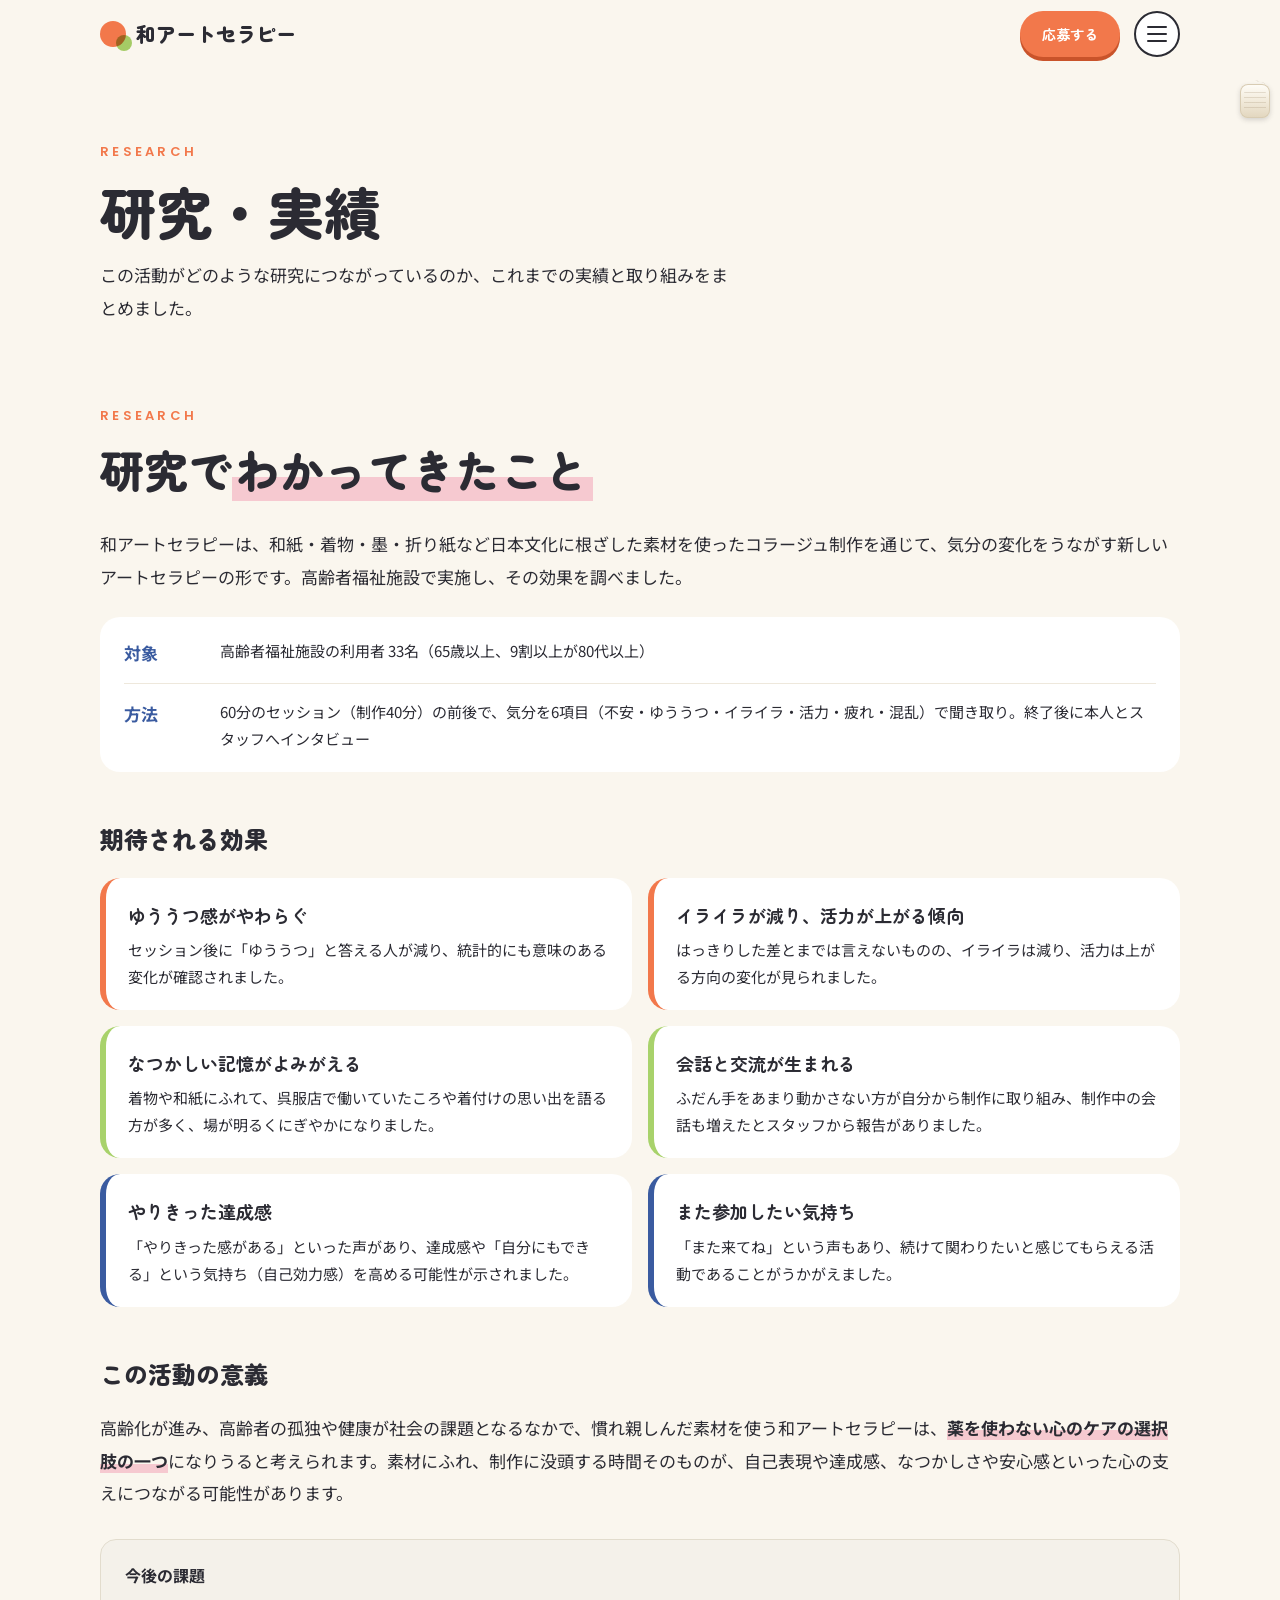
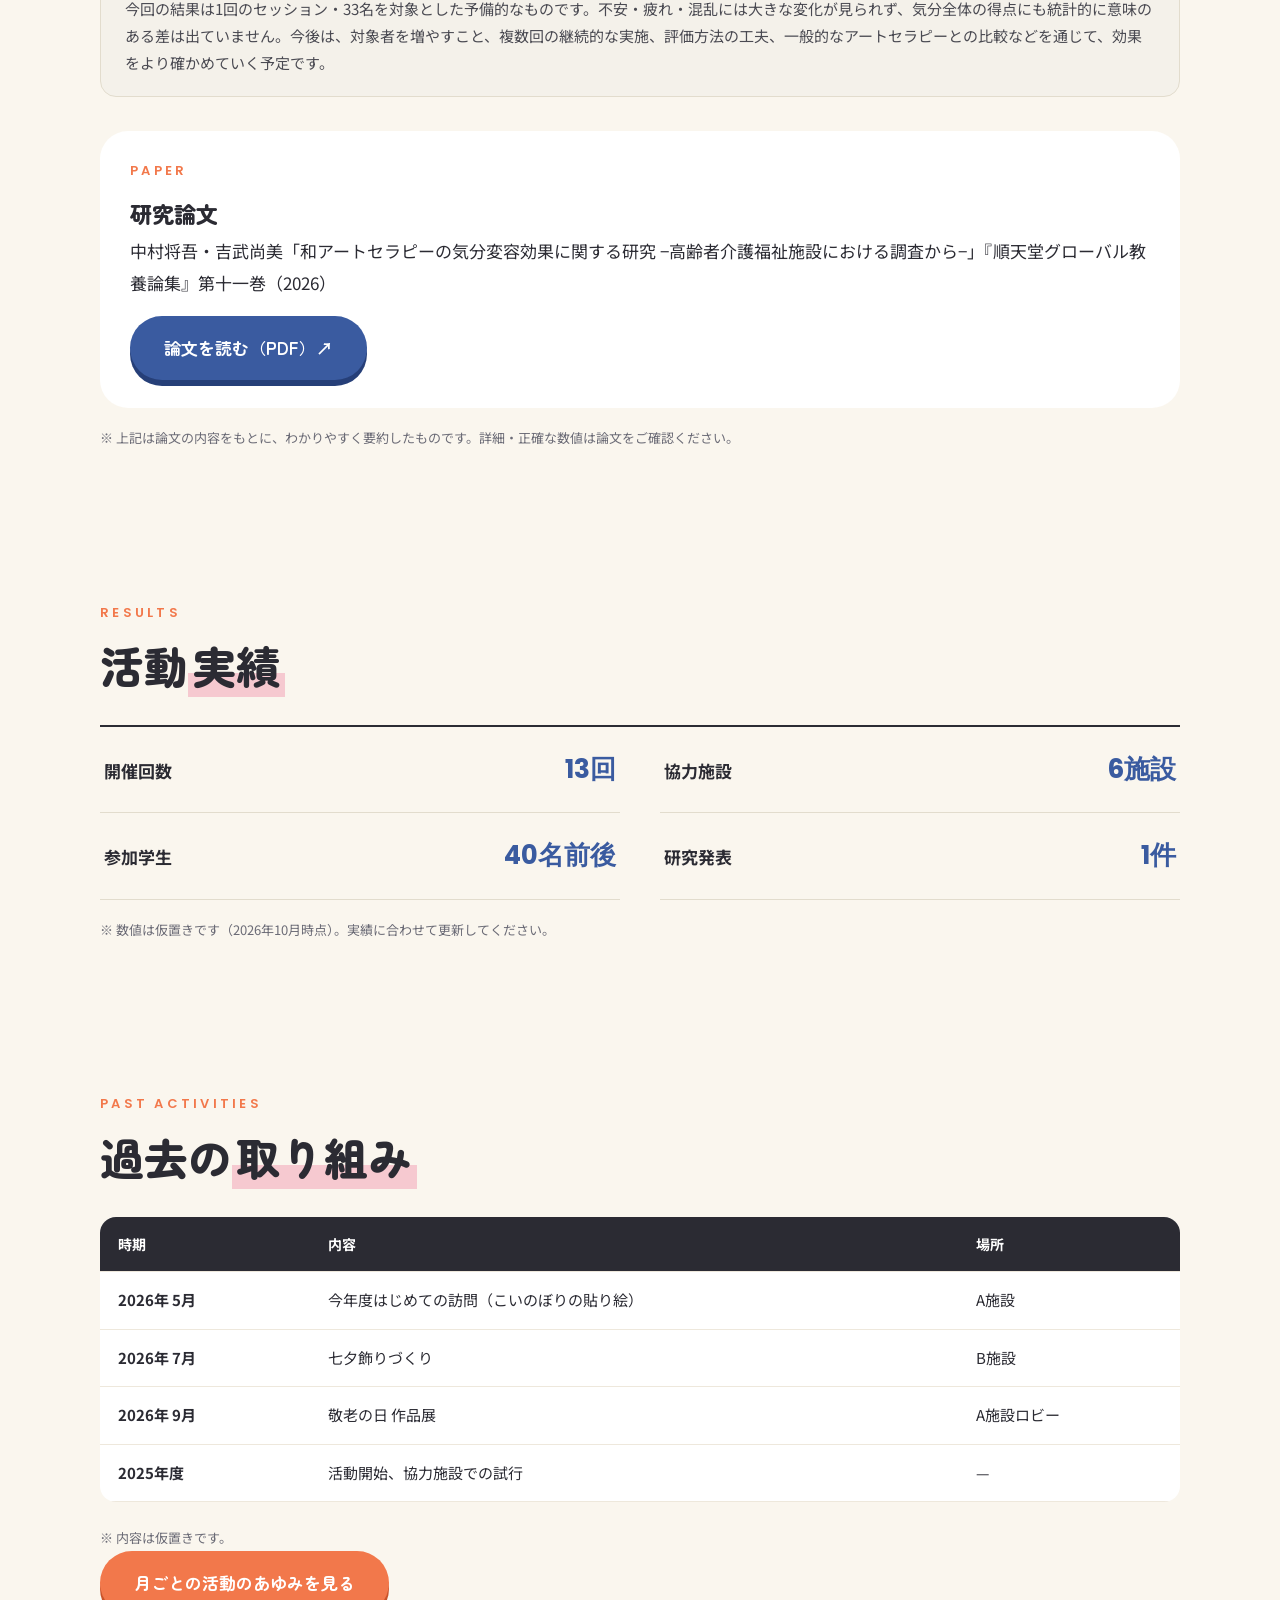
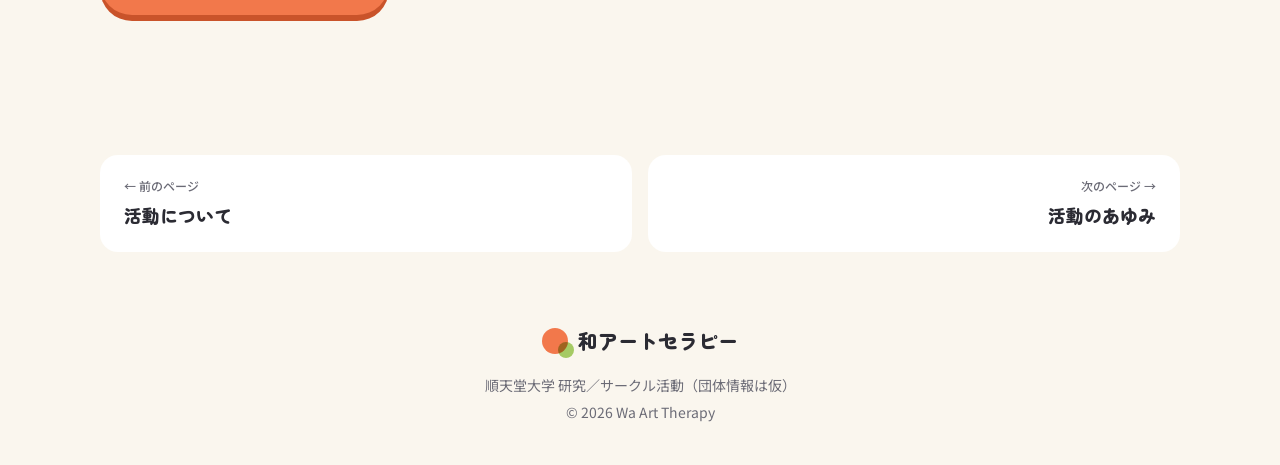
<file: research.html>
<!DOCTYPE html>
<html lang="ja">
<head>
<meta charset="UTF-8">
<meta name="viewport" content="width=device-width, initial-scale=1">
<meta http-equiv="Cache-Control" content="no-cache">
<title>研究・実績｜和アートセラピー</title>
<meta name="description" content="和アートセラピーの研究テーマ、活動実績、過去の取り組み。">
<link rel="preconnect" href="https://fonts.googleapis.com">
<link rel="preconnect" href="https://fonts.gstatic.com" crossorigin>
<link href="https://fonts.googleapis.com/css2?family=Noto+Sans+JP:wght@400;500;700&family=Poppins:wght@600;700&family=Zen+Maru+Gothic:wght@500;700;900&display=swap" rel="stylesheet">
<link rel="stylesheet" href="style.css?v=7">
</head>
<body>
<header>
  <div class="container nav">
    <a href="index.html" class="logo"><i></i>和アートセラピー</a>
    <div class="nav-right">
      <a href="apply.html" class="btn small">応募する</a>
      <button class="menu-btn" aria-label="メニューを開く" aria-expanded="false" aria-controls="menu"><span></span><span></span><span></span></button>
    </div>
  </div>
  <nav class="menu" id="menu">
    <ul class="container">
      <li><a href="index.html">トップ</a></li>
      <li><a href="activity.html">活動について</a></li>
      <li><a href="research.html" aria-current="page">研究・実績</a></li>
      <li><a href="history.html">活動のあゆみ</a></li>
      <li><a href="members.html">仲間</a></li>
      <li><a href="support.html">応援する・賛助会員</a></li>
      <li><a href="apply.html">応募フォーム</a></li>
    </ul>
  </nav>
</header>

<main>
  <section class="page-hero">
    <div class="container">
      <span class="en">Research</span>
      <h1>研究・実績</h1>
      <p>この活動がどのような研究につながっているのか、これまでの実績と取り組みをまとめました。</p>
    </div>
  </section>

<section class="research" id="research">
  <div class="container">
    <span class="en">Research</span>
    <h2>研究で<span class="mark">わかってきたこと</span></h2>
    <p>和アートセラピーは、和紙・着物・墨・折り紙など日本文化に根ざした素材を使ったコラージュ制作を通じて、気分の変化をうながす新しいアートセラピーの形です。高齢者福祉施設で実施し、その効果を調べました。</p>

    <div class="study-meta">
      <div><dt>対象</dt><dd>高齢者福祉施設の利用者 33名（65歳以上、9割以上が80代以上）</dd></div>
      <div><dt>方法</dt><dd>60分のセッション（制作40分）の前後で、気分を6項目（不安・ゆううつ・イライラ・活力・疲れ・混乱）で聞き取り。終了後に本人とスタッフへインタビュー</dd></div>
    </div>

    <h3 class="sub-h">期待される効果</h3>
    <ul class="effect-list">
      <li><b>ゆううつ感がやわらぐ</b><p>セッション後に「ゆううつ」と答える人が減り、統計的にも意味のある変化が確認されました。</p></li>
      <li><b>イライラが減り、活力が上がる傾向</b><p>はっきりした差とまでは言えないものの、イライラは減り、活力は上がる方向の変化が見られました。</p></li>
      <li><b>なつかしい記憶がよみがえる</b><p>着物や和紙にふれて、呉服店で働いていたころや着付けの思い出を語る方が多く、場が明るくにぎやかになりました。</p></li>
      <li><b>会話と交流が生まれる</b><p>ふだん手をあまり動かさない方が自分から制作に取り組み、制作中の会話も増えたとスタッフから報告がありました。</p></li>
      <li><b>やりきった達成感</b><p>「やりきった感がある」といった声があり、達成感や「自分にもできる」という気持ち（自己効力感）を高める可能性が示されました。</p></li>
      <li><b>また参加したい気持ち</b><p>「また来てね」という声もあり、続けて関わりたいと感じてもらえる活動であることがうかがえました。</p></li>
    </ul>

    <h3 class="sub-h">この活動の意義</h3>
    <p>高齢化が進み、高齢者の孤独や健康が社会の課題となるなかで、慣れ親しんだ素材を使う和アートセラピーは、<strong>薬を使わない心のケアの選択肢の一つ</strong>になりうると考えられます。素材にふれ、制作に没頭する時間そのものが、自己表現や達成感、なつかしさや安心感といった心の支えにつながる可能性があります。</p>

    <div class="caveat">
      <h4>今後の課題</h4>
      <p>今回の結果は1回のセッション・33名を対象とした予備的なものです。不安・疲れ・混乱には大きな変化が見られず、気分全体の得点にも統計的に意味のある差は出ていません。今後は、対象者を増やすこと、複数回の継続的な実施、評価方法の工夫、一般的なアートセラピーとの比較などを通じて、効果をより確かめていく予定です。</p>
    </div>

    <div class="paper-box">
      <div>
        <span class="en">Paper</span>
        <h3>研究論文</h3>
        <p>中村将吾・吉武尚美「和アートセラピーの気分変容効果に関する研究 −高齢者介護福祉施設における調査から−」『順天堂グローバル教養論集』第十一巻（2026）</p>
      </div>
      <a href="https://www.juntendo.ac.jp/academics/faculty/ila/assets/847327a592c3e4d89039487c8f27a237.pdf" class="btn indigo" target="_blank" rel="noopener">論文を読む（PDF）↗</a>
    </div>
    <p class="note">※ 上記は論文の内容をもとに、わかりやすく要約したものです。詳細・正確な数値は論文をご確認ください。</p>
  </div>
</section>

<section class="results-list" id="results">
  <div class="container">
    <span class="en">Results</span>
    <h2>活動<span class="mark">実績</span></h2>
    <dl class="result-table">
      <div><dt>開催回数</dt><dd>13回</dd></div>
      <div><dt>協力施設</dt><dd>6施設</dd></div>
      <div><dt>参加学生</dt><dd>40名前後</dd></div>
      <div><dt>研究発表</dt><dd>1件</dd></div>
    </dl>
    <p class="note">※ 数値は仮置きです（2026年10月時点）。実績に合わせて更新してください。</p>
  </div>
</section>

<section class="past" id="past">
  <div class="container">
    <span class="en">Past Activities</span>
    <h2>過去の<span class="mark">取り組み</span></h2>
    <table class="past-table">
      <thead><tr><th>時期</th><th>内容</th><th>場所</th></tr></thead>
      <tbody>
        <tr><td>2026年 5月</td><td>今年度はじめての訪問（こいのぼりの貼り絵）</td><td>A施設</td></tr>
        <tr><td>2026年 7月</td><td>七夕飾りづくり</td><td>B施設</td></tr>
        <tr><td>2026年 9月</td><td>敬老の日 作品展</td><td>A施設ロビー</td></tr>
        <tr><td>2025年度</td><td>活動開始、協力施設での試行</td><td>—</td></tr>
      </tbody>
    </table>
    <p class="note">※ 内容は仮置きです。</p>
    <a href="history.html" class="btn">月ごとの活動のあゆみを見る</a>
  </div>
</section>
</main>

<nav class="pager container" aria-label="ページ移動"><a class="pn prev" href="activity.html"><small>前のページ</small>活動について</a><a class="pn next" href="history.html"><small>次のページ</small>活動のあゆみ</a></nav>

<footer>
  <div class="container">
    <div class="logo"><i></i>和アートセラピー</div>
    <p>順天堂大学 研究／サークル活動（団体情報は仮）</p>
    <p>© 2026 Wa Art Therapy</p>
  </div>
</footer>

<script>

const io = new IntersectionObserver((es) => {
  es.forEach(e => { if (e.isIntersecting) { e.target.classList.add('in'); io.unobserve(e.target); } });
}, { threshold: .15 });
document.querySelectorAll('.fade').forEach(el => io.observe(el));
</script>
<script src="menu.js?v=4"></script>
<script src="motion.js?v=4"></script>
</body>
</html>
</file>
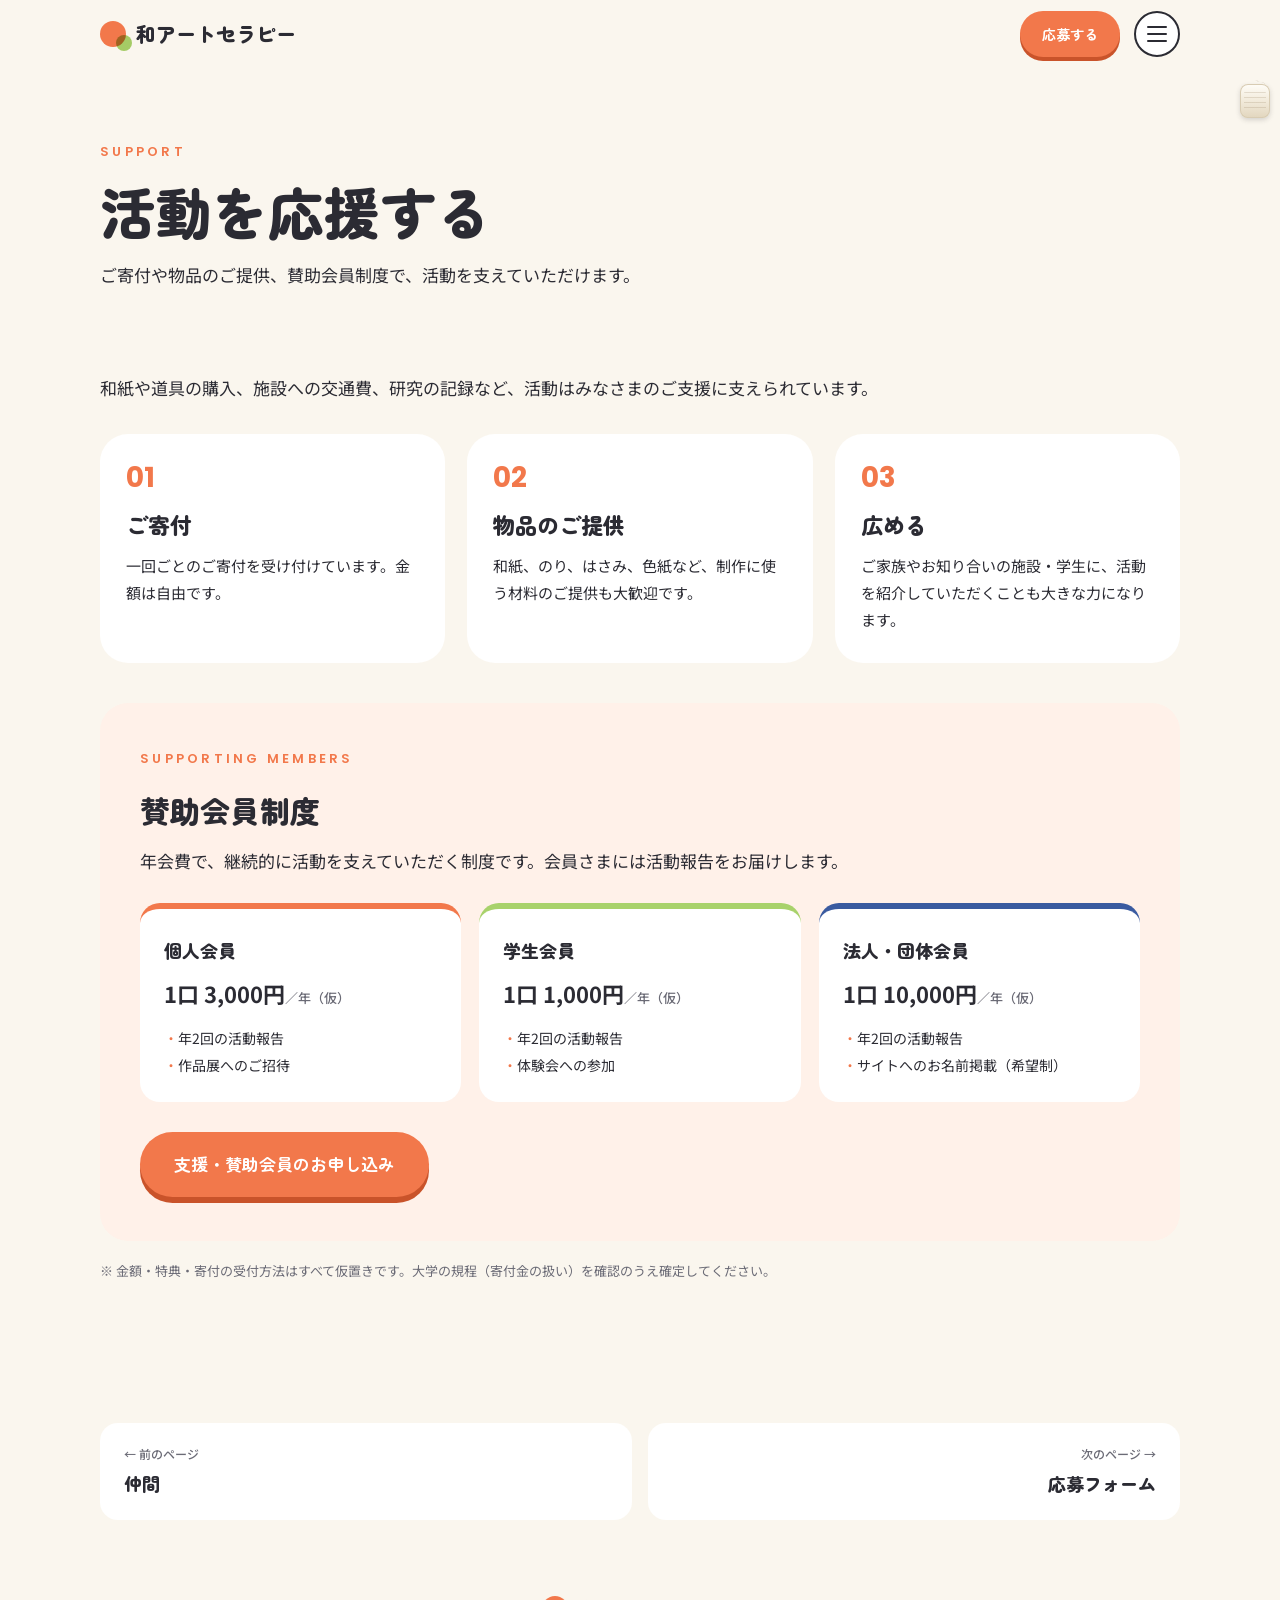
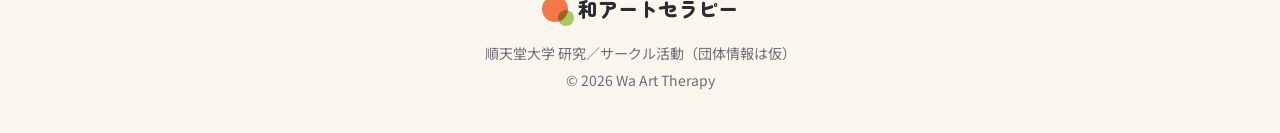
<file: support.html>
<!DOCTYPE html>
<html lang="ja">
<head>
<meta charset="UTF-8">
<meta name="viewport" content="width=device-width, initial-scale=1">
<meta http-equiv="Cache-Control" content="no-cache">
<title>応援する・賛助会員｜和アートセラピー</title>
<meta name="description" content="和アートセラピーへのご寄付、物品のご提供、賛助会員制度のご案内。">
<link rel="preconnect" href="https://fonts.googleapis.com">
<link rel="preconnect" href="https://fonts.gstatic.com" crossorigin>
<link href="https://fonts.googleapis.com/css2?family=Noto+Sans+JP:wght@400;500;700&family=Poppins:wght@600;700&family=Zen+Maru+Gothic:wght@500;700;900&display=swap" rel="stylesheet">
<link rel="stylesheet" href="style.css?v=7">
</head>
<body>
<header>
  <div class="container nav">
    <a href="index.html" class="logo"><i></i>和アートセラピー</a>
    <div class="nav-right">
      <a href="apply.html" class="btn small">応募する</a>
      <button class="menu-btn" aria-label="メニューを開く" aria-expanded="false" aria-controls="menu"><span></span><span></span><span></span></button>
    </div>
  </div>
  <nav class="menu" id="menu">
    <ul class="container">
      <li><a href="index.html">トップ</a></li>
      <li><a href="activity.html">活動について</a></li>
      <li><a href="research.html">研究・実績</a></li>
      <li><a href="history.html">活動のあゆみ</a></li>
      <li><a href="members.html">仲間</a></li>
      <li><a href="support.html" aria-current="page">応援する・賛助会員</a></li>
      <li><a href="apply.html">応募フォーム</a></li>
    </ul>
  </nav>
</header>

<main>
  <section class="page-hero">
    <div class="container">
      <span class="en">Support</span>
      <h1>活動を応援する</h1>
      <p>ご寄付や物品のご提供、賛助会員制度で、活動を支えていただけます。</p>
    </div>
  </section>
<!-- 6.5 Support -->
<section class="support" id="support">
  <div class="container">
        <p class="fade">和紙や道具の購入、施設への交通費、研究の記録など、活動はみなさまのご支援に支えられています。</p>
    <div class="support-grid">
      <div class="support-card fade">
        <span class="badge">01</span>
        <h3>ご寄付</h3>
        <p>一回ごとのご寄付を受け付けています。金額は自由です。</p>
      </div>
      <div class="support-card fade">
        <span class="badge">02</span>
        <h3>物品のご提供</h3>
        <p>和紙、のり、はさみ、色紙など、制作に使う材料のご提供も大歓迎です。</p>
      </div>
      <div class="support-card fade">
        <span class="badge">03</span>
        <h3>広める</h3>
        <p>ご家族やお知り合いの施設・学生に、活動を紹介していただくことも大きな力になります。</p>
      </div>
    </div>

    <div class="member-plan fade">
      <div class="mp-head">
        <span class="en">Supporting Members</span>
        <h3>賛助会員制度</h3>
        <p>年会費で、継続的に活動を支えていただく制度です。会員さまには活動報告をお届けします。</p>
      </div>
      <div class="mp-plans">
        <div class="plan"><h4>個人会員</h4><b>1口 3,000円<small>／年（仮）</small></b><ul><li>年2回の活動報告</li><li>作品展へのご招待</li></ul></div>
        <div class="plan"><h4>学生会員</h4><b>1口 1,000円<small>／年（仮）</small></b><ul><li>年2回の活動報告</li><li>体験会への参加</li></ul></div>
        <div class="plan"><h4>法人・団体会員</h4><b>1口 10,000円<small>／年（仮）</small></b><ul><li>年2回の活動報告</li><li>サイトへのお名前掲載（希望制）</li></ul></div>
      </div>
      <a href="apply.html#support" class="btn">支援・賛助会員のお申し込み</a>
    </div>
    <p class="note">※ 金額・特典・寄付の受付方法はすべて仮置きです。大学の規程（寄付金の扱い）を確認のうえ確定してください。</p>
  </div>
</section>

</main>

<nav class="pager container" aria-label="ページ移動"><a class="pn prev" href="members.html"><small>前のページ</small>仲間</a><a class="pn next" href="apply.html"><small>次のページ</small>応募フォーム</a></nav>

<footer>
  <div class="container">
    <div class="logo"><i></i>和アートセラピー</div>
    <p>順天堂大学 研究／サークル活動（団体情報は仮）</p>
    <p>© 2026 Wa Art Therapy</p>
  </div>
</footer>

<script>

const io = new IntersectionObserver((es) => {
  es.forEach(e => { if (e.isIntersecting) { e.target.classList.add('in'); io.unobserve(e.target); } });
}, { threshold: .15 });
document.querySelectorAll('.fade').forEach(el => io.observe(el));
</script>
<script src="menu.js?v=4"></script>
<script src="motion.js?v=4"></script>
</body>
</html>
</file>
<file: style.css>
:root {
  --base: #FAF6EE;
  --ink: #2B2B33;
  --indigo: #3A5BA0;
  --persimmon: #F2784B;
  --wakakusa: #A8D26B;
  --sakura: #F6C9D0;
  --white: #FFFFFF;
  --muted: #6b6b76;
  --font-head: "Zen Maru Gothic", "Noto Sans JP", sans-serif;
  --font-body: "Noto Sans JP", sans-serif;
  --font-en: "Poppins", sans-serif;
  --radius: 28px;
}

* { box-sizing: border-box; margin: 0; padding: 0; }
html { scroll-behavior: smooth; }
body {
  font-family: var(--font-body);
  font-size: 17px;
  line-height: 1.9;
  color: var(--ink);
  background: var(--base);
  overflow-x: hidden;
}
img, svg { max-width: 100%; display: block; }
a { color: inherit; text-decoration: none; }

.container { width: min(1080px, 90%); margin: 0 auto; }
section { padding: 110px 0; position: relative; }

.en {
  font-family: var(--font-en);
  font-weight: 600;
  font-size: 13px;
  letter-spacing: .25em;
  text-transform: uppercase;
  color: var(--persimmon);
  display: block;
  margin-bottom: 10px;
}
h2 {
  font-family: var(--font-head);
  font-size: clamp(28px, 4.4vw, 44px);
  line-height: 1.4;
  font-weight: 900;
  margin-bottom: 28px;
}
h2 .mark {
  background: linear-gradient(transparent 62%, var(--sakura) 62%);
  padding: 0 .1em;
}

/* Header */
header {
  position: fixed; top: 0; left: 0; right: 0; z-index: 50;
  background: rgba(250, 246, 238, .88);
  backdrop-filter: blur(8px);
}
.nav { display: flex; align-items: center; justify-content: space-between; height: 68px; }
.logo { font-family: var(--font-head); font-weight: 900; font-size: 20px; display: flex; align-items: center; gap: 10px; }
.logo i { width: 26px; height: 26px; border-radius: 50%; background: var(--persimmon); display: inline-block; position: relative; }
.logo i::after { content: ""; position: absolute; width: 16px; height: 16px; border-radius: 50%; background: var(--wakakusa); right: -6px; bottom: -4px; mix-blend-mode: multiply; }
.nav ul { display: flex; gap: 26px; list-style: none; font-size: 15px; font-weight: 500; align-items: center; }
.nav ul a:hover { color: var(--persimmon); }

/* 三本線メニュー */
.nav-right { display: flex; align-items: center; gap: 14px; }
.menu-btn {
  width: 46px; height: 46px; border-radius: 50%; border: 2px solid var(--ink); background: var(--white);
  display: flex; flex-direction: column; align-items: center; justify-content: center; gap: 5px; cursor: pointer;
}
.menu-btn span { display: block; width: 20px; height: 2px; background: var(--ink); border-radius: 2px; transition: transform .25s, opacity .25s; }
.menu-btn[aria-expanded="true"] span:nth-child(1) { transform: translateY(7px) rotate(45deg); }
.menu-btn[aria-expanded="true"] span:nth-child(2) { opacity: 0; }
.menu-btn[aria-expanded="true"] span:nth-child(3) { transform: translateY(-7px) rotate(-45deg); }
.menu {
  position: absolute; top: 68px; left: 0; right: 0;
  background: var(--base); border-top: 1px solid #e8e1d2; box-shadow: 0 16px 30px rgba(43,43,51,.12);
  display: none;
}
.menu.open { display: block; }
.menu ul { list-style: none; display: grid; grid-template-columns: repeat(4, 1fr); gap: 4px 24px; padding: 24px 0 30px; }
.menu a { display: block; padding: 12px 4px; font-family: var(--font-head); font-weight: 700; font-size: 17px; border-bottom: 1px dashed #d9d2c2; }
.menu a:hover { color: var(--persimmon); }

.btn {
  display: inline-block;
  font-family: var(--font-head);
  font-weight: 700;
  padding: 16px 34px;
  border-radius: 999px;
  background: var(--persimmon);
  color: #fff;
  border: none;
  font-size: 17px;
  cursor: pointer;
  box-shadow: 0 6px 0 #c9532a;
  transition: transform .15s, box-shadow .15s;
}
.btn:hover { transform: translateY(3px); box-shadow: 0 3px 0 #c9532a; }
.btn.indigo { background: var(--indigo); box-shadow: 0 6px 0 #263f78; }
.btn.indigo:hover { box-shadow: 0 3px 0 #263f78; }
.btn.ghost { background: transparent; color: var(--ink); border: 2px solid var(--ink); box-shadow: none; }
.btn.small { padding: 10px 22px; font-size: 14px; box-shadow: 0 4px 0 #c9532a; }

/* Hero */
.hero { min-height: 100vh; display: flex; align-items: center; padding-top: 110px; }
.hero .container { position: relative; z-index: 2; }
.hero h1 {
  font-family: var(--font-head);
  font-weight: 900;
  font-size: clamp(40px, 7.4vw, 96px);
  line-height: 1.18;
  letter-spacing: .02em;
}
.hero h1 .c1 { color: var(--indigo); }
.hero h1 .c2 { color: var(--persimmon); }
.hero p.lead { margin: 30px 0 38px; max-width: 540px; font-size: 18px; }
.hero .cta { display: flex; gap: 18px; flex-wrap: wrap; }
.blob { position: absolute; border-radius: 50%; z-index: 1; }
.b1 { width: 420px; height: 420px; background: var(--sakura); right: -80px; top: 90px; }
.b2 { width: 260px; height: 260px; background: var(--wakakusa); right: 22%; bottom: 40px; opacity: .85; }
.b3 { width: 150px; height: 150px; background: var(--indigo); right: 8%; bottom: 150px; opacity: .9; }
.stroke { position: absolute; right: 6%; top: 28%; z-index: 1; width: min(420px, 60%); }

/* About */
.about-grid { display: grid; grid-template-columns: 1.1fr 1fr; gap: 60px; align-items: center; }
.about p + p { margin-top: 1em; }
.formula { display: flex; align-items: center; justify-content: center; gap: 10px; flex-wrap: wrap; }
.formula .circle {
  width: 150px; height: 150px; border-radius: 50%;
  display: flex; align-items: center; justify-content: center; text-align: center;
  font-family: var(--font-head); font-weight: 900; font-size: 20px; line-height: 1.4;
  mix-blend-mode: multiply;
}
.formula .a { background: var(--sakura); }
.formula .b { background: var(--wakakusa); margin-left: -36px; }
.formula .c { background: #BFD0F2; margin-left: -36px; }

/* Flow */
.flow { background: var(--white); border-radius: 60px 60px 0 0; }
.steps { display: grid; grid-template-columns: repeat(4, 1fr); gap: 22px; margin-top: 40px; }
.step { background: var(--base); border-radius: var(--radius); padding: 30px 24px; position: relative; }
.step:nth-child(even) { transform: translateY(26px); }
.step .num { font-family: var(--font-en); font-weight: 700; font-size: 44px; color: var(--persimmon); line-height: 1; }
.step h3 { font-family: var(--font-head); font-size: 20px; margin: 10px 0 8px; font-weight: 900; }
.step p { font-size: 15px; line-height: 1.8; }

/* Voices */
.voices { background: var(--white); padding-top: 140px; }
.cards { display: grid; grid-template-columns: repeat(3, 1fr); gap: 24px; margin-top: 30px; }
.card { border-radius: var(--radius); padding: 30px; font-size: 16px; }
.card:nth-child(1) { background: var(--sakura); }
.card:nth-child(2) { background: #DDEDBF; transform: rotate(-1.2deg); }
.card:nth-child(3) { background: #CFDBF3; }
.card .who { margin-top: 16px; font-weight: 700; font-size: 14px; }
.note { font-size: 13px; color: var(--muted); margin-top: 18px; }

/* Members */
.member-row { display: flex; flex-wrap: wrap; gap: 14px; margin-top: 24px; }
.chip { padding: 14px 26px; border-radius: 999px; font-family: var(--font-head); font-weight: 700; background: var(--white); border: 2px solid var(--ink); }
.chip.fill { background: var(--indigo); color: #fff; border-color: var(--indigo); }

/* メンバー紹介 */
.profiles-title { font-family: var(--font-head); font-weight: 900; font-size: 24px; margin: 50px 0 20px; }
.profiles { display: grid; grid-template-columns: repeat(auto-fill, minmax(230px, 1fr)); gap: 22px; }
.profile { background: var(--white); border-radius: var(--radius); padding: 28px 24px; text-align: center; transition: transform .25s cubic-bezier(.3,1.6,.5,1); }
.profile:hover { transform: translateY(-4px) rotate(-.8deg); }
.avatar {
  width: 96px; height: 96px; margin: 0 auto 14px; overflow: hidden;
  border-radius: 46% 54% 50% 50% / 52% 46% 54% 48%;
  display: flex; align-items: center; justify-content: center;
}
.avatar img { width: 100%; height: 100%; object-fit: cover; }
.avatar span { font-family: var(--font-head); font-weight: 900; font-size: 38px; }
.profile h4 { font-family: var(--font-head); font-weight: 900; font-size: 19px; }
.profile .grade { font-size: 14px; color: var(--muted); }
.profile .met { display: inline-block; margin: 12px 0 10px; font-size: 14px; background: var(--base); border-radius: 999px; padding: 4px 14px; }
.profile .met b { color: var(--persimmon); margin-right: 8px; }
.profile .comment { font-size: 15px; line-height: 1.8; text-align: left; }

/* Results */
.stat b small { font-size: .32em; margin-left: 4px; font-family: var(--font-body); }
.paper-link { margin-top: 36px; background: rgba(255,255,255,.1); border-radius: 20px; padding: 24px 28px; display: flex; flex-wrap: wrap; align-items: center; gap: 12px 24px; }
.paper-link .en { width: 100%; margin: 0; }
.paper-link p { flex: 1 1 260px; }
.btn.ghost-light { background: transparent; border: 2px solid #fff; color: #fff; box-shadow: none; padding: 12px 26px; font-size: 15px; }
.results { background: var(--indigo); color: #fff; border-radius: 60px; margin: 0 2%; }
.results .en { color: var(--wakakusa); }
.stats { display: grid; grid-template-columns: repeat(4, 1fr); gap: 20px; margin-top: 30px; }
.stat { text-align: center; }
.stat b { font-family: var(--font-en); font-size: clamp(44px, 6vw, 72px); display: block; line-height: 1.1; color: var(--wakakusa); }
.stat span { font-size: 15px; }
.results .note { color: #c9d4ee; }
.results .btn { margin-top: 30px; }

/* Support */
.support-grid { display: grid; grid-template-columns: repeat(3, 1fr); gap: 22px; margin-top: 30px; }
.support-card { background: var(--white); border-radius: var(--radius); padding: 30px 26px; }
.support-card .badge { font-family: var(--font-en); font-weight: 700; color: var(--persimmon); font-size: 28px; line-height: 1; }
.support-card h3 { font-family: var(--font-head); font-weight: 900; font-size: 22px; margin: 8px 0 6px; }
.support-card p { font-size: 15px; line-height: 1.8; }
.member-plan { margin-top: 40px; background: #FFF1E9; border-radius: var(--radius); padding: 44px 40px; }
.mp-head h3 { font-family: var(--font-head); font-weight: 900; font-size: 30px; margin-bottom: 6px; }
.mp-plans { display: grid; grid-template-columns: repeat(3, 1fr); gap: 18px; margin: 26px 0 30px; }
.plan { background: var(--white); border-radius: 20px; padding: 24px; border-top: 6px solid var(--persimmon); }
.plan:nth-child(2) { border-top-color: var(--wakakusa); }
.plan:nth-child(3) { border-top-color: var(--indigo); }
.plan h4 { font-family: var(--font-head); font-size: 18px; font-weight: 900; }
.plan b { display: block; font-size: 22px; margin: 6px 0 10px; }
.plan b small { font-size: 13px; font-weight: 500; color: var(--muted); }
.plan ul { list-style: none; font-size: 14px; line-height: 1.9; }
.plan li::before { content: "・"; color: var(--persimmon); }

/* Contact */
.contact-grid { display: grid; grid-template-columns: 1fr 1fr; gap: 28px; margin-top: 34px; }
.apply-card { border-radius: var(--radius); padding: 40px 34px; display: flex; flex-direction: column; gap: 14px; align-items: flex-start; }
.apply-card.fac { background: var(--sakura); }
.apply-card.you { background: #DDEDBF; }
.apply-card h3 { font-family: var(--font-head); font-size: 26px; font-weight: 900; }

footer { padding: 60px 0 40px; text-align: center; font-size: 14px; color: var(--muted); }
footer .logo { justify-content: center; color: var(--ink); margin-bottom: 12px; }

/* Fade in */
.fade { opacity: 0; transform: translateY(22px); transition: opacity .8s ease, transform .8s ease; }
.fade.in { opacity: 1; transform: none; }
.step.fade.in:nth-child(even) { transform: translateY(26px); }

/* Apply page */
.apply-hero { padding: 150px 0 40px; }
.apply-hero h1 { font-family: var(--font-head); font-weight: 900; font-size: clamp(34px, 6vw, 60px); line-height: 1.3; }
.tabs { display: flex; gap: 12px; margin: 30px 0 0; flex-wrap: wrap; }
.tab { padding: 14px 30px; border-radius: 999px; font-family: var(--font-head); font-weight: 700; border: 2px solid var(--ink); background: transparent; cursor: pointer; font-size: 16px; color: var(--ink); }
.tab.active { background: var(--ink); color: #fff; }
.form-wrap { background: var(--white); border-radius: var(--radius); padding: 44px; margin: 30px 0 100px; }
form.panel { display: none; }
form.panel.active { display: block; }
.field { margin-bottom: 24px; }
.field label { display: block; font-weight: 700; margin-bottom: 8px; font-size: 16px; }
.field label small { color: var(--persimmon); margin-left: 8px; font-weight: 500; }
input[type=text], input[type=email], input[type=tel], select, textarea {
  width: 100%; font: inherit; padding: 14px 16px; border-radius: 14px;
  border: 2px solid #e2dccd; background: var(--base); color: var(--ink);
}
input:focus, select:focus, textarea:focus { outline: none; border-color: var(--indigo); }
textarea { min-height: 130px; resize: vertical; }
.row2 { display: grid; grid-template-columns: 1fr 1fr; gap: 20px; }
.checks { display: flex; flex-wrap: wrap; gap: 12px 22px; }
.checks label { font-weight: 500; display: flex; align-items: center; gap: 8px; margin: 0; }
.checks input[type=radio] { accent-color: var(--persimmon); }
.checks input { width: 20px; height: 20px; accent-color: var(--persimmon); }
.thanks { display: none; text-align: center; padding: 50px 10px; }
.thanks h3 { font-family: var(--font-head); font-size: 28px; margin-bottom: 12px; }

/* ===== 施設フォーム：フォーマル寄り ===== */
body.is-formal .form-wrap { border-radius: 6px; border: 1px solid #d8d3c7; border-top: 4px solid var(--indigo); padding: 48px 56px; }
body.is-formal .tab { border-radius: 4px; }
body.is-formal .tab.active { background: var(--indigo); border-color: var(--indigo); }
.formal .formal-intro { border-bottom: 1px solid #e2dccd; padding-bottom: 26px; margin-bottom: 34px; }
.formal .formal-title { font-family: var(--font-body); font-weight: 700; font-size: 24px; margin-bottom: 14px; color: var(--ink); }
.formal .formal-intro p { font-size: 16px; }
.formal .req-note { margin-top: 10px; font-size: 14px !important; color: var(--muted); }
.formal .req { display: inline-block; font-size: 11px; font-weight: 700; color: #fff; background: #B5432A; border-radius: 3px; padding: 0 7px; margin-left: 10px; line-height: 1.8; vertical-align: middle; }
.formal fieldset { border: none; margin-bottom: 38px; }
.formal legend { display: flex; align-items: center; gap: 12px; width: 100%; font-weight: 700; font-size: 18px; padding-bottom: 10px; border-bottom: 2px solid var(--indigo); margin-bottom: 8px; }
.formal legend span { display: inline-flex; width: 28px; height: 28px; align-items: center; justify-content: center; background: var(--indigo); color: #fff; font-family: var(--font-en); font-size: 14px; border-radius: 3px; }
.formal .frow { display: grid; grid-template-columns: 220px 1fr; gap: 20px; align-items: center; padding: 16px 0; border-bottom: 1px solid #eee8dc; }
.formal .frow > label { font-weight: 700; font-size: 15px; margin: 0; }
.formal input[type=text], .formal input[type=email], .formal input[type=tel], .formal select, .formal textarea {
  border-radius: 4px; border: 1px solid #c9c2b2; background: #fff;
}
.formal input:focus, .formal select:focus, .formal textarea:focus { border-color: var(--indigo); box-shadow: 0 0 0 3px rgba(58,91,160,.15); }
.formal .checks input { accent-color: var(--indigo); }
.formal .privacy { background: #F4F1EA; border: 1px solid #e2dccd; border-radius: 4px; padding: 22px 26px; }
.formal .privacy h3 { font-size: 16px; font-weight: 700; margin-bottom: 6px; }
.formal .privacy p { font-size: 14px; line-height: 1.8; margin-bottom: 14px; color: #4a4a52; }
.formal .submit-row { text-align: center; margin-top: 10px; }
.formal .formal-btn { background: var(--indigo); border-radius: 4px; box-shadow: none; font-family: var(--font-body); padding: 16px 64px; letter-spacing: .08em; }
.formal .formal-btn:hover { transform: none; box-shadow: none; background: #2E4A86; }
.formal .thanks h3 { font-family: var(--font-body); font-size: 22px; }
@media (max-width: 860px) {
  body.is-formal .form-wrap { padding: 28px 20px; }
  .formal .frow { grid-template-columns: 1fr; gap: 8px; }
  .formal .formal-btn { width: 100%; padding: 16px; }
}

/* ===== History page ===== */
.hist-hero { padding: 130px 0 30px; }
.hist-hero h1 { font-family: var(--font-head); font-weight: 900; font-size: clamp(34px, 6vw, 60px); line-height: 1.3; }
.hist-hero p { margin-top: 12px; }

/* 縦帯パネル（月ごと） */
.strips {
  display: flex; height: 620px; margin-top: 30px;
  background: var(--ink);
}
.strip {
  position: relative; flex: 1 1 0; min-width: 0;
  overflow: hidden; cursor: pointer;
  border-right: 1px solid rgba(255,255,255,.35);
  transition: flex-grow .5s cubic-bezier(.2,.7,.2,1);
  color: var(--ink);
  background: var(--paper, var(--sakura));
  outline: none;
}
.strip:last-child { border-right: none; }
.strip.spring { --paper: #F6C9D0; --deep: #E89AA8; }
.strip.summer { --paper: #CDE6A6; --deep: #8DBF4E; }
.strip.autumn { --paper: #F8C2A6; --deep: #F2784B; }
.strip.winter { --paper: #C9D5EE; --deep: #3A5BA0; }

/* ちぎり和紙の形 */
.strip .tear {
  position: absolute; left: -10%; right: -10%;
  background: var(--deep); opacity: .55;
  clip-path: polygon(0 18%, 8% 6%, 15% 14%, 24% 2%, 33% 12%, 41% 0, 52% 10%, 60% 3%, 70% 14%, 79% 4%, 88% 12%, 100% 2%, 100% 100%, 0 100%);
}
.strip .tear.t1 { bottom: 0; height: 34%; }
.strip .tear.t2 { bottom: 22%; height: 18%; opacity: .25; transform: scaleX(-1); }
.strip .dot {
  position: absolute; width: 70px; height: 70px; border-radius: 50%;
  background: var(--white); opacity: .5; top: 52%; left: 50%; transform: translateX(-50%);
}

.strip .ttl {
  position: absolute; top: 36px; left: 50%; transform: translateX(-50%);
  writing-mode: vertical-rl;
  font-family: var(--font-head); font-weight: 900;
  font-size: clamp(20px, 2.2vw, 30px); letter-spacing: .12em; line-height: 1.2;
  white-space: nowrap;
}
.strip .ttl .mon { color: var(--deep); filter: brightness(.8); }
.strip .sub {
  position: absolute; bottom: 24px; left: 12px;
  writing-mode: vertical-rl;
  font-family: var(--font-en); font-size: 12px; letter-spacing: .2em; text-transform: uppercase;
  white-space: nowrap; color: var(--ink); opacity: .7;
}
.strip .detail {
  position: absolute; left: 14px; right: 14px; bottom: 24px;
  background: rgba(255,255,255,.92); border-radius: 16px; padding: 16px 16px;
  opacity: 0; transform: translateY(16px); transition: opacity .35s .15s, transform .35s .15s;
  pointer-events: none;
}
.strip .detail h3 { font-family: var(--font-head); font-size: 18px; font-weight: 900; line-height: 1.4; }
.strip .detail .tag { display: inline-block; font-size: 12px; font-weight: 700; padding: 2px 12px; border-radius: 999px; background: var(--deep); color: #fff; margin-bottom: 8px; }
.strip .detail p { font-size: 15px; line-height: 1.8; margin-top: 6px; }

.strips:hover .strip, .strips.has-open .strip { flex-grow: .9; }
.strip:hover, .strip:focus-visible, .strip.open { flex-grow: 2.2 !important; }
.strip:hover .detail, .strip:focus-visible .detail, .strip.open .detail { opacity: 1; transform: none; }
.strip:hover .ttl, .strip.open .ttl { left: 24px; transform: none; }
.strip .ttl { transition: left .4s; }

/* 下の大きな英字 */
.hist-word {
  position: relative; background: var(--ink); color: var(--base);
  padding: 30px 0 60px; overflow: hidden;
}
.hist-word .big {
  font-family: var(--font-en); font-weight: 700; font-size: clamp(64px, 13vw, 180px);
  line-height: 1; letter-spacing: -.01em; opacity: .95;
}
.hist-word .line { display: flex; align-items: center; gap: 16px; margin-top: 10px; font-family: var(--font-head); font-weight: 700; }
.hist-word .line::before { content: ""; width: 80px; height: 2px; background: var(--base); }

/* 季節ごとの一覧 */
.season-list { display: grid; grid-template-columns: repeat(4, 1fr); gap: 22px; margin-top: 30px; }
.season { border-radius: var(--radius); padding: 28px 24px; background: var(--white); position: relative; overflow: hidden; }
.season::before {
  content: ""; position: absolute; left: -10%; right: -10%; top: 0; height: 64px; background: var(--paper);
  clip-path: polygon(0 0, 100% 0, 100% 70%, 90% 88%, 80% 72%, 68% 95%, 57% 76%, 45% 92%, 34% 74%, 22% 96%, 12% 78%, 0 90%);
}
.season.spring { --paper: #F6C9D0; --deep: #E89AA8; }
.season.summer { --paper: #CDE6A6; --deep: #8DBF4E; }
.season.autumn { --paper: #F8C2A6; --deep: #F2784B; }
.season.winter { --paper: #C9D5EE; --deep: #3A5BA0; }
.season h3 { position: relative; font-family: var(--font-head); font-size: 26px; font-weight: 900; margin-bottom: 34px; }
.season h3 small { font-family: var(--font-en); font-size: 12px; letter-spacing: .2em; margin-left: 8px; }
.season ul { list-style: none; }
.season li { padding: 12px 0; border-top: 1px dashed #d9d2c2; font-size: 15px; line-height: 1.6; }
.season li b { font-family: var(--font-en); color: var(--deep); margin-right: 10px; display: inline-block; min-width: 2.6em; }

@media (max-width: 860px) {
  section { padding: 80px 0; }
  .menu ul { grid-template-columns: 1fr; padding: 10px 0 20px; }
  .menu a { padding: 14px 4px; }
  .about-grid, .contact-grid, .cards, .row2, .support-grid, .mp-plans { grid-template-columns: 1fr; }
  .member-plan { padding: 30px 20px; }
  .steps { grid-template-columns: 1fr 1fr; }
  .step:nth-child(even), .step.fade.in:nth-child(even) { transform: none; }
  .stats { grid-template-columns: 1fr 1fr; gap: 30px; }
  .b1 { width: 260px; height: 260px; top: 70px; right: -90px; }
  .b2 { width: 160px; height: 160px; right: 10%; }
  .b3 { display: none; }
  .stroke { display: none; }
  .results { border-radius: 36px; }
  .form-wrap { padding: 28px 20px; }

  /* 履歴：スマホは横帯を縦に積む */
  .strips { flex-direction: column; height: auto; margin: 24px 16px 0; background: transparent; gap: 8px; }
  .strip, .strips:hover .strip, .strips.has-open .strip, .strip:hover, .strip.open { flex: none !important; }
  .strip { border: none; border-radius: 14px; padding: 18px 48px 22px 18px; }
  .strip::after {
    content: "＋"; position: absolute; right: 18px; top: 18px;
    font-weight: 700; font-size: 18px; line-height: 1.6; color: var(--ink); opacity: .6; z-index: 1;
  }
  .strip.open::after { content: "－"; }
  .strip .ttl, .strip:hover .ttl, .strip.open .ttl {
    position: relative; z-index: 1; writing-mode: horizontal-tb; top: auto; left: auto; transform: none;
    font-size: 19px; letter-spacing: .04em; white-space: normal; line-height: 1.5;
  }
  .strip .ttl .mon { display: inline-block; min-width: 2.8em; }
  .strip .sub { position: relative; z-index: 1; writing-mode: horizontal-tb; bottom: auto; left: auto; display: block; margin-top: 2px; font-size: 11px; }
  .strip .tear.t1 { height: 14px; }
  .strip .tear.t2, .strip .dot { display: none; }
  .strip .detail { position: relative; left: auto; right: auto; bottom: auto; z-index: 1; opacity: 1; transform: none; margin: 14px 0 0; display: none; padding: 14px 16px; }
  .strip .detail h3 { display: none; }
  .strip.open .detail { display: block; }
  .season-list { grid-template-columns: 1fr 1fr; }
}
@media (max-width: 520px) { .season-list { grid-template-columns: 1fr; } }
/* ===== 動きは控えめに（ボタン・スクロール） ===== */
.btn, .btn:hover { transition: background .2s, box-shadow .15s, transform .15s; animation: none; }
.btn:active { transform: translateY(4px); box-shadow: 0 2px 0 #c9532a; }
.btn.indigo:active { box-shadow: 0 2px 0 #263f78; }
.fade { opacity: 0; transform: none; transition: opacity .6s ease; }
.fade.in { opacity: 1; }
.step.fade:nth-child(even) { transform: translateY(26px); }

/* ===== 袋とじ ===== */
.fukuro { position: relative; isolation: isolate; }
.fk-seal { position: absolute; inset: 0; z-index: 5; border-radius: inherit; perspective: 900px; touch-action: pan-y; }
.fk-flap { position: absolute; inset: 0; border-radius: inherit; transform-origin: 50% 0; transition: transform .8s cubic-bezier(.5,0,.3,1), opacity .8s; }
.fk-face {
  position: absolute; inset: 0; border-radius: inherit; overflow: hidden;
  display: flex; flex-direction: column; align-items: center; justify-content: center; gap: 6px; text-align: center; padding: 20px;
  background-color: #FBF7EF;
  background-image:
    radial-gradient(circle at 20% 30%, rgba(242,120,75,.10) 0 2px, transparent 3px),
    radial-gradient(circle at 70% 60%, rgba(58,91,160,.08) 0 2px, transparent 3px),
    repeating-linear-gradient(17deg, rgba(160,140,110,.08) 0 1px, transparent 1px 9px),
    repeating-linear-gradient(-31deg, rgba(160,140,110,.07) 0 1px, transparent 1px 13px);
  background-size: 140px 140px, 190px 190px, auto, auto;
  border: 1px solid #e6dfcf; box-shadow: 0 4px 14px rgba(43,43,51,.08);
}
.fk-label { font-family: var(--font-head); font-weight: 900; font-size: 20px; color: var(--ink); }
.fk-hint { font-size: 13px; color: var(--muted); }
.fk-perf { position: absolute; left: 18px; right: 18px; top: 26px; height: 0; border-top: 2px dashed #b9ad96; cursor: col-resize; }
.fk-perf::before { content: "✂"; position: absolute; left: -16px; top: -14px; font-size: 16px; color: var(--persimmon); }
.fk-perf::after { content: ""; position: absolute; left: 0; right: 0; top: -22px; height: 44px; }
.fk-cut { position: absolute; left: 0; top: -2px; height: 2px; width: 0; background: var(--persimmon); }
.fk-open {
  position: absolute; right: 14px; bottom: 12px; font: 700 13px var(--font-head); color: var(--muted);
  background: transparent; border: none; text-decoration: underline; cursor: pointer; padding: 6px;
}
.fukuro.opened .fk-flap { transform: rotateX(-100deg); opacity: 0; }
.fukuro.opened .fk-perf, .fukuro.opened .fk-open { opacity: 0; transition: opacity .2s; }

/* ===== スクロールバー：和紙のロール ===== */
html.has-roll { scrollbar-width: none; }
html.has-roll::-webkit-scrollbar { display: none; }
.roll-bar { position: fixed; right: 8px; top: 84px; bottom: 20px; width: 34px; z-index: 60; cursor: grab; touch-action: none; }
.roll-bar.grab { cursor: grabbing; }
.roll-sheet {
  position: absolute; left: 7px; right: 7px; top: 0; border-radius: 3px 3px 0 0;
  background-color: #FBF7EF;
  background-image: repeating-linear-gradient(17deg, rgba(160,140,110,.12) 0 1px, transparent 1px 7px);
  box-shadow: inset 0 0 0 1px #e2d9c6, 1px 1px 3px rgba(43,43,51,.08);
}
.roll-sheet::before { /* 上端はちぎった和紙 */
  content: ""; position: absolute; left: 0; right: 0; top: -5px; height: 6px; background: inherit;
  clip-path: polygon(0 100%, 0 40%, 20% 0, 40% 60%, 60% 10%, 80% 70%, 100% 20%, 100% 100%);
}
.roll-core {
  position: absolute; left: 50%; top: 0; width: var(--d, 30px); height: 34px; margin-left: calc(var(--d, 30px) / -2);
  border-radius: 8px;
  background: linear-gradient(180deg, #fffdf8 0%, #F3ECDD 45%, #E2D6BE 100%);
  box-shadow: 0 2px 5px rgba(43,43,51,.18), inset 0 0 0 1px #d8ccb3;
}
.roll-core span { /* 巻きのしるし（回転する） */
  position: absolute; inset: 6px 4px; border-radius: 4px;
  background: repeating-linear-gradient(0deg, transparent 0 4px, rgba(160,140,110,.25) 4px 5px);
  background-position: 0 calc(var(--spin, 0deg) / 1deg * .1px);
}
@media (max-width: 860px) {
  .roll-bar { width: 22px; right: 4px; top: 76px; }
  .roll-sheet { left: 5px; right: 5px; }
  .roll-core { height: 24px; }
}

/* ===== オープニング：和紙をやぶる ===== */
html.intro-lock, html.intro-lock body { overflow: hidden; }
.washi { position: fixed; inset: 0; z-index: 200; touch-action: none; cursor: grab; user-select: none; -webkit-user-select: none; outline: none; }
.washi.pulling { cursor: grabbing; }
.w-top, .w-bottom { position: absolute; inset: 0; filter: drop-shadow(0 6px 14px rgba(43,43,51,.18)); transition: transform 1s cubic-bezier(.5,0,.3,1), opacity 1s; }
.w-piece {
  position: absolute; inset: 0;
  background-color: #FBF7EF;
  background-image:
    radial-gradient(circle at 20% 30%, rgba(242,120,75,.10) 0 2px, transparent 3px),
    radial-gradient(circle at 70% 60%, rgba(58,91,160,.08) 0 2px, transparent 3px),
    repeating-linear-gradient(17deg, rgba(160,140,110,.07) 0 1px, transparent 1px 9px),
    repeating-linear-gradient(-31deg, rgba(160,140,110,.06) 0 1px, transparent 1px 13px);
  background-size: 140px 140px, 190px 190px, auto, auto;
}
.w-top .w-piece { clip-path: inset(0 0 50% 0); }
.w-bottom .w-piece { clip-path: inset(50% 0 0 0); }
.washi.torn .w-top { transform: translateY(-105%) rotate(-5deg); }
.washi.torn .w-bottom { transform: translateY(105%) rotate(4deg); }
.washi.torn { pointer-events: none; }
.washi.torn .w-skip, .washi.torn .w-hint { opacity: 0; }
.washi.pulling .w-piece { transform: scale(1.005); }
.washi.nudge .w-top, .washi.nudge .w-bottom { animation: nudge .45s; }
@keyframes nudge { 25% { transform: translateX(-6px) rotate(-.4deg); } 60% { transform: translateX(5px) rotate(.3deg); } }
.w-title { position: absolute; left: 0; right: 0; top: 34%; text-align: center; }
.w-title b { display: block; font-family: var(--font-head); font-weight: 900; font-size: clamp(34px, 7vw, 72px); color: var(--ink); }
.w-hint {
  position: absolute; left: 0; right: 0; top: 60%; text-align: center;
  font-family: var(--font-head); font-weight: 700; color: var(--muted); transition: opacity .3s;
}
.w-finger {
  display: block; width: 26px; height: 26px; border-radius: 50%; background: var(--persimmon); opacity: .8;
  margin: 0 auto 14px; animation: swipe 1.8s ease-in-out infinite;
  box-shadow: 0 0 0 8px rgba(242,120,75,.2);
}
@keyframes swipe { 0% { transform: translateX(-90px); opacity: 0; } 20% { opacity: .8; } 80% { opacity: .8; } 100% { transform: translateX(90px); opacity: 0; } }
.w-crease { position: absolute; inset: 0; width: 100%; height: 100%; pointer-events: none; }
.w-crease polyline { fill: none; stroke: var(--persimmon); stroke-width: 3; stroke-dasharray: 2 7; stroke-linecap: round; opacity: .7; }
.w-skip {
  position: absolute; right: 20px; bottom: 24px; font: 700 15px var(--font-head);
  background: transparent; border: 2px solid var(--ink); color: var(--ink); border-radius: 999px; padding: 8px 22px; cursor: pointer;
  transition: opacity .3s;
}

@media (prefers-reduced-motion: reduce) {
  .fk-flap { transition: none; }
  .washi { display: none; }
  .fade { opacity: 1; transform: none; transition: none; }
  .strip, .strip .detail, .strip .ttl { transition: none; }
}
.stats.fukuro { border-radius: 20px; padding: 24px 0; min-height: 180px; }
.card.fukuro { min-height: 170px; }

/* ===== ページ分割まわり ===== */
.menu a[aria-current="page"] { color: var(--persimmon); }
.page-hero { padding: 140px 0 20px; }
.page-hero h1 { font-family: var(--font-head); font-weight: 900; font-size: clamp(32px, 5.6vw, 56px); line-height: 1.3; }
.page-hero p { margin-top: 12px; max-width: 640px; }
.page-hero + section { padding-top: 60px; }

/* 意義・目的 */
.purpose { background: var(--white); border-radius: 60px 60px 0 0; }
.purpose-grid { display: grid; grid-template-columns: repeat(3, 1fr); gap: 22px; margin-top: 30px; }
.purpose-card { background: var(--base); border-radius: var(--radius); padding: 30px 26px; }
.purpose-card .num { font-family: var(--font-en); font-weight: 700; font-size: 34px; color: var(--persimmon); line-height: 1; }
.purpose-card h3 { font-family: var(--font-head); font-weight: 900; font-size: 22px; margin: 10px 0 8px; }
.purpose-card p { font-size: 15px; line-height: 1.85; }

/* ページ案内 */
.guide { background: var(--white); padding-top: 40px; }
.guide-grid { display: grid; grid-template-columns: repeat(3, 1fr); gap: 18px; margin-top: 26px; }
.guide-card { display: block; background: var(--base); border-radius: 20px; padding: 24px 24px 26px; border: 2px solid transparent; transition: border-color .2s; position: relative; }
.guide-card:hover { border-color: var(--ink); }
.guide-card::after { content: "→"; position: absolute; right: 22px; top: 22px; font-weight: 700; }
.guide-card .en { margin-bottom: 4px; }
.guide-card h3 { font-family: var(--font-head); font-weight: 900; font-size: 20px; }
.guide-card p { font-size: 14px; color: var(--muted); line-height: 1.7; margin-top: 4px; }

/* 研究・実績 */
.topic-list { list-style: none; margin-top: 24px; border-top: 1px solid #e2dccd; }
.topic-list li { padding: 18px 4px; border-bottom: 1px solid #e2dccd; display: grid; grid-template-columns: 200px 1fr; gap: 16px; }
.topic-list b { font-family: var(--font-head); font-size: 18px; color: var(--indigo); }
.paper-box { margin-top: 34px; background: var(--white); border-radius: var(--radius); padding: 28px 30px; display: flex; flex-wrap: wrap; gap: 16px 30px; align-items: center; justify-content: space-between; }
.paper-box h3 { font-family: var(--font-head); font-weight: 900; font-size: 22px; }
.results-list, .past { padding-top: 40px; }
.result-table { display: grid; grid-template-columns: repeat(2, 1fr); gap: 0 40px; border-top: 2px solid var(--ink); }
.result-table div { display: flex; justify-content: space-between; align-items: baseline; padding: 18px 4px; border-bottom: 1px solid #e2dccd; }
.result-table dt { font-weight: 700; }
.result-table dd { font-family: var(--font-en); font-weight: 700; font-size: 26px; color: var(--indigo); }
.past-table { width: 100%; border-collapse: collapse; background: var(--white); border-radius: 16px; overflow: hidden; margin-bottom: 24px; }
.past-table th, .past-table td { text-align: left; padding: 14px 18px; border-bottom: 1px solid #eee8dc; font-size: 15px; }
.past-table th { background: var(--ink); color: #fff; font-weight: 700; font-size: 14px; }
.past-table td:first-child { white-space: nowrap; font-weight: 700; }

/* 研究でわかったこと */
.study-meta { margin-top: 24px; background: var(--white); border-radius: 20px; padding: 6px 24px; }
.study-meta div { display: grid; grid-template-columns: 80px 1fr; gap: 16px; padding: 14px 0; border-bottom: 1px solid #eee8dc; }
.study-meta div:last-child { border-bottom: none; }
.study-meta dt { font-weight: 700; color: var(--indigo); }
.study-meta dd { font-size: 15px; line-height: 1.8; }
.sub-h { font-family: var(--font-head); font-weight: 900; font-size: 24px; margin: 44px 0 16px; }
.effect-list { list-style: none; display: grid; grid-template-columns: repeat(2, 1fr); gap: 16px; }
.effect-list li { background: var(--white); border-radius: 20px; padding: 20px 22px; border-left: 6px solid var(--persimmon); }
.effect-list li:nth-child(n+3) { border-left-color: var(--wakakusa); }
.effect-list li:nth-child(n+5) { border-left-color: var(--indigo); }
.effect-list b { font-family: var(--font-head); font-size: 18px; }
.effect-list p { font-size: 15px; line-height: 1.8; margin-top: 4px; }
.research strong { background: linear-gradient(transparent 62%, var(--sakura) 62%); }
.caveat { margin-top: 30px; background: #F4F1EA; border: 1px solid #e2dccd; border-radius: 16px; padding: 20px 24px; }
.caveat h4 { font-size: 16px; font-weight: 700; margin-bottom: 4px; }
.caveat p { font-size: 15px; line-height: 1.8; color: #4a4a52; }
@media (max-width: 860px) {
  .effect-list { grid-template-columns: 1fr; }
  .study-meta div { grid-template-columns: 1fr; gap: 2px; }
}

/* 前へ・次へ */
.pager { display: grid; grid-template-columns: 1fr 1fr; gap: 16px; padding: 30px 0 10px; }
.pn { display: block; background: var(--white); border-radius: 18px; padding: 18px 22px; font-family: var(--font-head); font-weight: 900; font-size: 18px; border: 2px solid transparent; transition: border-color .2s; }
.pn:hover { border-color: var(--ink); }
.pn small { display: block; font-family: var(--font-body); font-weight: 500; font-size: 12px; color: var(--muted); }
.pn.prev small::before { content: "← "; }
.pn.next { text-align: right; }
.pn.next small::after { content: " →"; }

@media (max-width: 860px) {
  .purpose-grid, .guide-grid, .result-table { grid-template-columns: 1fr; }
  .purpose { border-radius: 36px 36px 0 0; }
  .topic-list li { grid-template-columns: 1fr; gap: 4px; }
  .page-hero { padding-top: 110px; }
  .past-table th:nth-child(3), .past-table td:nth-child(3) { display: none; }
  .pn { font-size: 15px; padding: 14px 16px; }
}
.text-link { font-weight: 700; color: var(--indigo); border-bottom: 2px solid var(--indigo); padding-bottom: 2px; }
.purpose p b { background: linear-gradient(transparent 62%, var(--sakura) 62%); }

/* オープニングの文字位置（破れ目の中央線にかからないように） */
.w-title { top: auto; bottom: calc(50% + 28px); }
.w-title .en { margin-bottom: 6px; }
.w-hint { top: calc(50% + 36px); font-size: clamp(15px, 1.8vw, 22px); letter-spacing: .06em; padding: 0 20px; }
.w-hint .for-mouse { display: none; }
@media (hover: hover) and (pointer: fine) {
  .w-hint .for-touch { display: none; }
  .w-hint .for-mouse { display: inline; }
  .w-finger { width: 18px; height: 18px; border-radius: 3px 50% 50% 50%; margin-bottom: 18px; }
}
</file>
